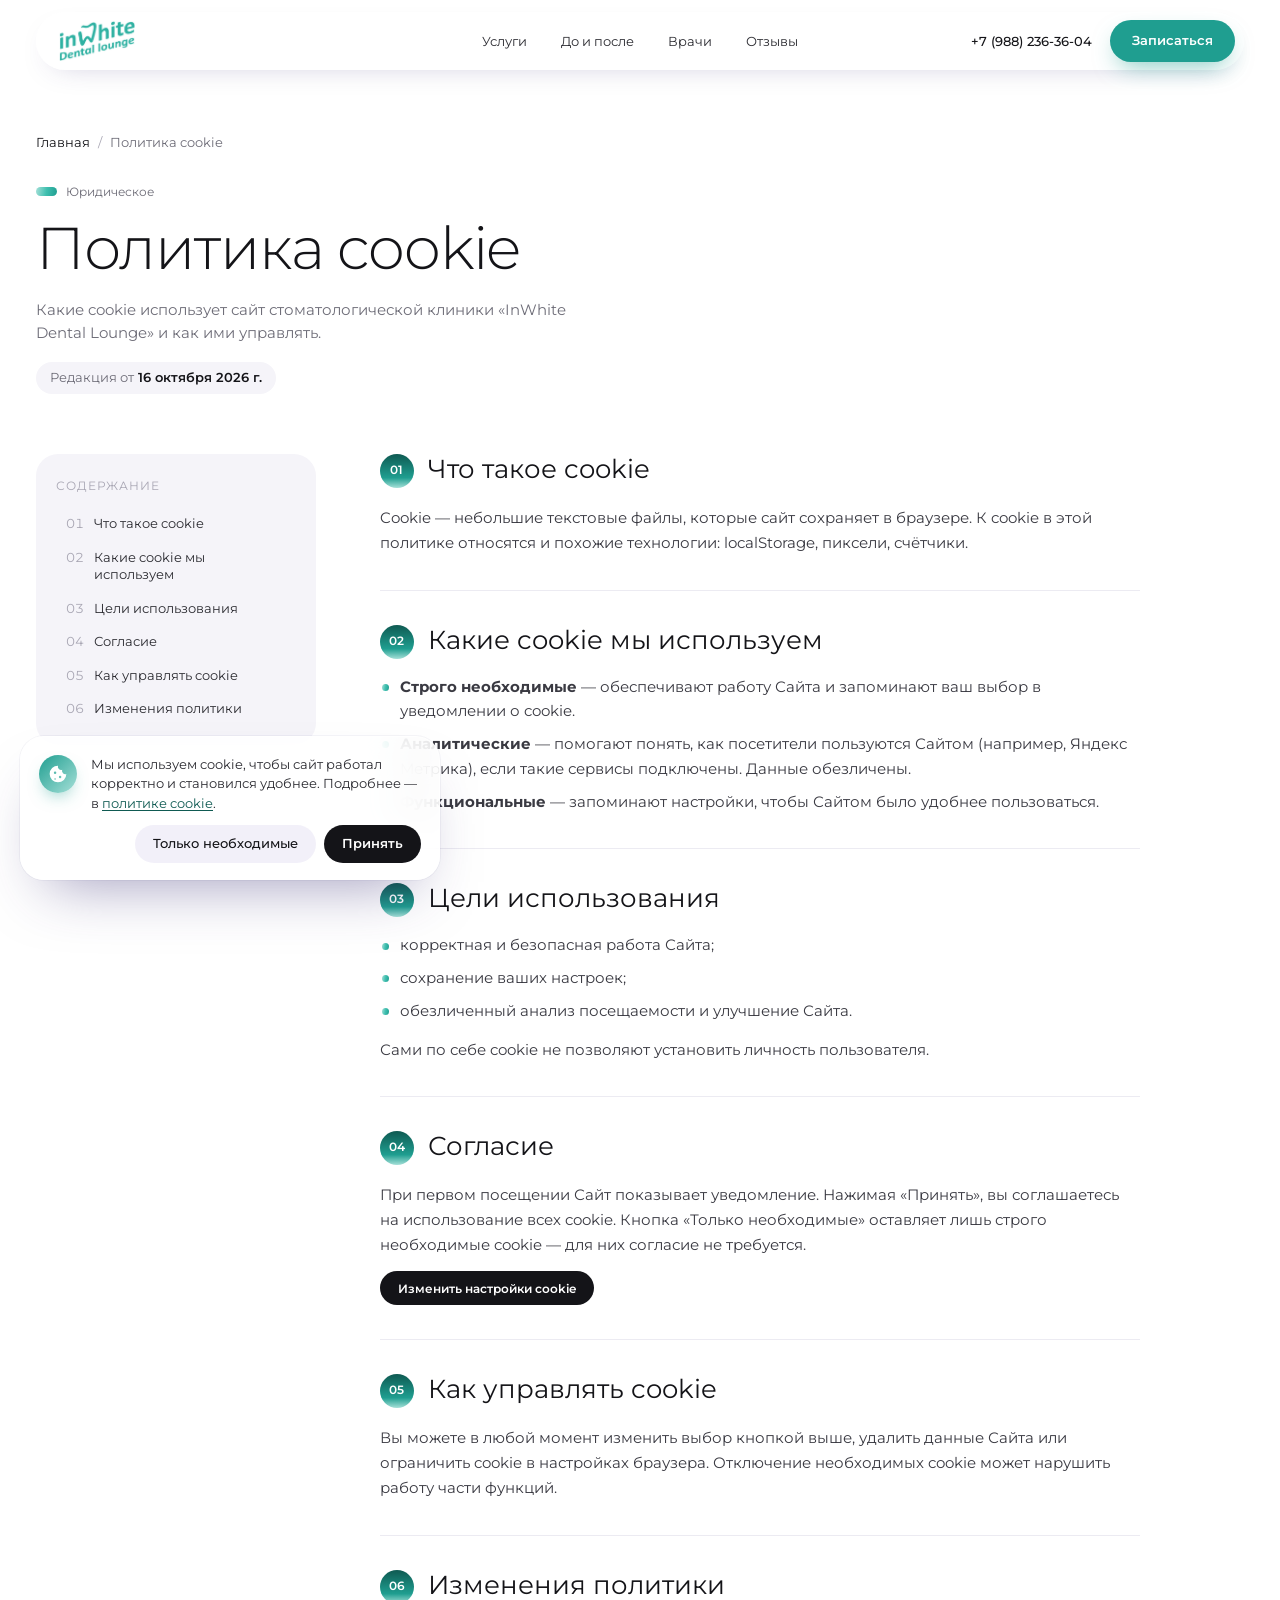
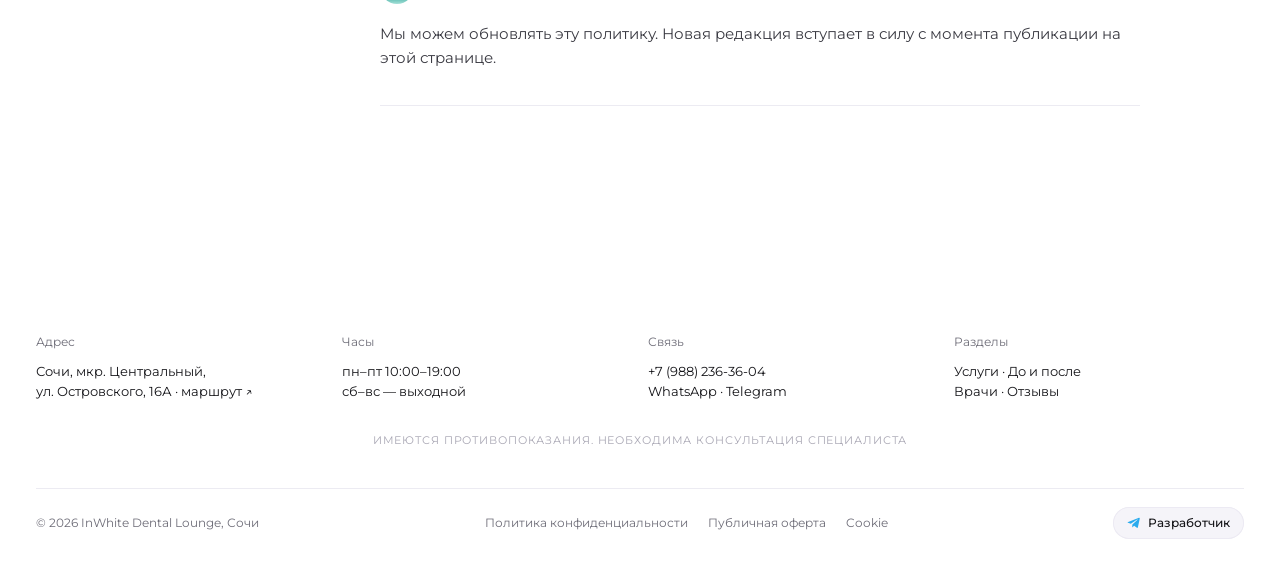
<file: cookies.html>
<!doctype html>
<html lang="ru">
<head>
  <meta charset="utf-8">
  <meta name="viewport" content="width=device-width, initial-scale=1">
  <title>Политика cookie — InWhite</title>
  <meta name="description" content="Какие cookie использует сайт стоматологической клиники «InWhite Dental Lounge» и как ими управлять.">
  <link rel="preconnect" href="https://fonts.googleapis.com">
  <link rel="preconnect" href="https://fonts.gstatic.com" crossorigin>
  <link href="https://fonts.googleapis.com/css2?family=Jost:wght@300;400;500&family=Montserrat:wght@300;400;500;600;700&display=swap" rel="stylesheet">
  <link rel="stylesheet" href="styles.css">
</head>
<body class="legal-page theme-brand">

<!-- Шаблон документа: проверьте у юриста и заполните выделенные поля -->
<header class="header" id="header">
  <div class="container header__inner">
    <a href="index.html" class="logo" aria-label="InWhite Dental Lounge — на главную">
      <img class="logo__img" src="img/logo_teal.png" alt="InWhite Dental Lounge" width="626" height="330">
    </a>
    <nav class="nav" id="nav">
      <a href="index.html#services">Услуги</a>
      <a href="index.html#cases">До и после</a>
      <a href="index.html#doctors">Врачи</a>
      <a href="index.html#reviews">Отзывы</a>
    </nav>
    <div class="header__right">
      <a href="tel:+79882363604" class="header__phone">+7 (988) 236-36-04</a>
      <a href="index.html#booking" class="btn btn--blue btn--sm">Записаться</a>
      <button class="burger" id="burger" aria-label="Меню"><span></span><span></span></button>
    </div>
  </div>
</header>

<main class="container legal">
  <nav class="legal__crumbs" aria-label="Навигация"><a href="index.html">Главная</a><span>/</span>Политика cookie</nav>
  <span class="label">Юридическое</span>
  <h1 class="legal__title">Политика cookie</h1>
  <p class="legal__lead">Какие cookie использует сайт стоматологической клиники «InWhite Dental Lounge» и как ими управлять.</p>
  <p class="legal__date">Редакция от <b>16 октября 2026 г.</b></p>

  <div class="legal__grid">
    <aside class="legal__toc">
      <span>Содержание</span>
      <ol><li><a href="#s1">Что такое cookie</a></li><li><a href="#s2">Какие cookie мы используем</a></li><li><a href="#s3">Цели использования</a></li><li><a href="#s4">Согласие</a></li><li><a href="#s5">Как управлять cookie</a></li><li><a href="#s6">Изменения политики</a></li></ol>
    </aside>
    <article class="legal__body">
      <section class="legal__sec" id="s1">
        <h2><span>01</span>Что такое cookie</h2>
        <p>Cookie — небольшие текстовые файлы, которые сайт сохраняет в браузере. К cookie в этой политике относятся и похожие технологии: localStorage, пиксели, счётчики.</p>
      </section>
      <section class="legal__sec" id="s2">
        <h2><span>02</span>Какие cookie мы используем</h2>
        <ul><li><b>Строго необходимые</b> — обеспечивают работу Сайта и запоминают ваш выбор в уведомлении о cookie.</li><li><b>Аналитические</b> — помогают понять, как посетители пользуются Сайтом (например, Яндекс Метрика), если такие сервисы подключены. Данные обезличены.</li><li><b>Функциональные</b> — запоминают настройки, чтобы Сайтом было удобнее пользоваться.</li></ul>
      </section>
      <section class="legal__sec" id="s3">
        <h2><span>03</span>Цели использования</h2>
        <ul><li>корректная и безопасная работа Сайта;</li><li>сохранение ваших настроек;</li><li>обезличенный анализ посещаемости и улучшение Сайта.</li></ul><p>Сами по себе cookie не позволяют установить личность пользователя.</p>
      </section>
      <section class="legal__sec" id="s4">
        <h2><span>04</span>Согласие</h2>
        <p>При первом посещении Сайт показывает уведомление. Нажимая «Принять», вы соглашаетесь на использование всех cookie. Кнопка «Только необходимые» оставляет лишь строго необходимые cookie — для них согласие не требуется.</p><p><button type="button" class="btn btn--dark btn--sm" data-cookie-reset>Изменить настройки cookie</button></p>
      </section>
      <section class="legal__sec" id="s5">
        <h2><span>05</span>Как управлять cookie</h2>
        <p>Вы можете в любой момент изменить выбор кнопкой выше, удалить данные Сайта или ограничить cookie в настройках браузера. Отключение необходимых cookie может нарушить работу части функций.</p>
      </section>
      <section class="legal__sec" id="s6">
        <h2><span>06</span>Изменения политики</h2>
        <p>Мы можем обновлять эту политику. Новая редакция вступает в силу с момента публикации на этой странице.</p>
      </section>

    </article>
  </div>
</main>

<footer class="footer container">
  <div class="footer__brand reveal"><img src="img/logo_teal.png" alt="InWhite Dental Lounge" width="626" height="330"></div>
  <div class="footer__cols">
    <div><span>Адрес</span><p>Сочи, мкр. Центральный,<br>ул. Островского, 16А · <a href="https://yandex.ru/maps/org/inwhite/161741167705/" target="_blank" rel="noopener">маршрут ↗</a></p></div>
    <div><span>Часы</span><p>пн–пт 10:00–19:00<br>сб–вс — выходной</p></div>
    <div><span>Связь</span><p><a href="tel:+79882363604">+7 (988) 236-36-04</a><br><a href="https://wa.me/79882363604" target="_blank" rel="noopener">WhatsApp</a> · <a href="https://t.me/+79882363604" target="_blank" rel="noopener">Telegram</a></p></div>
    <div><span>Разделы</span><p><a href="index.html#services">Услуги</a> · <a href="index.html#cases">До и после</a><br><a href="index.html#doctors">Врачи</a> · <a href="index.html#reviews">Отзывы</a></p></div>
  </div>
  <p class="footer__warn">Имеются противопоказания. Необходима консультация специалиста</p>
  <div class="footer__bottom">
    <span>© 2026 InWhite Dental Lounge, Сочи</span>
    <nav class="footer__legal" aria-label="Документы">
      <a href="privacy.html">Политика конфиденциальности</a>
      <a href="offer.html">Публичная оферта</a>
      <a href="cookies.html">Cookie</a>
    </nav>
    <a class="dev-link" href="https://t.me/vladimir_nvrs" target="_blank" rel="noopener">
      <svg width="14" height="14" viewBox="0 0 24 24" aria-hidden="true"><path fill="currentColor" d="M21.9 4.3 18.7 19.4c-.2 1-.9 1.3-1.7.8l-4.8-3.6-2.3 2.2c-.3.3-.5.5-1 .5l.3-4.9 8.9-8c.4-.3-.1-.5-.6-.2l-11 6.9-4.7-1.5c-1-.3-1-1 .2-1.5L20.5 3c.9-.3 1.6.2 1.4 1.3z"/></svg>
      Разработчик
    </a>
  </div>
</footer>

<script src="common.js"></script>
</body>
</html>
</file>
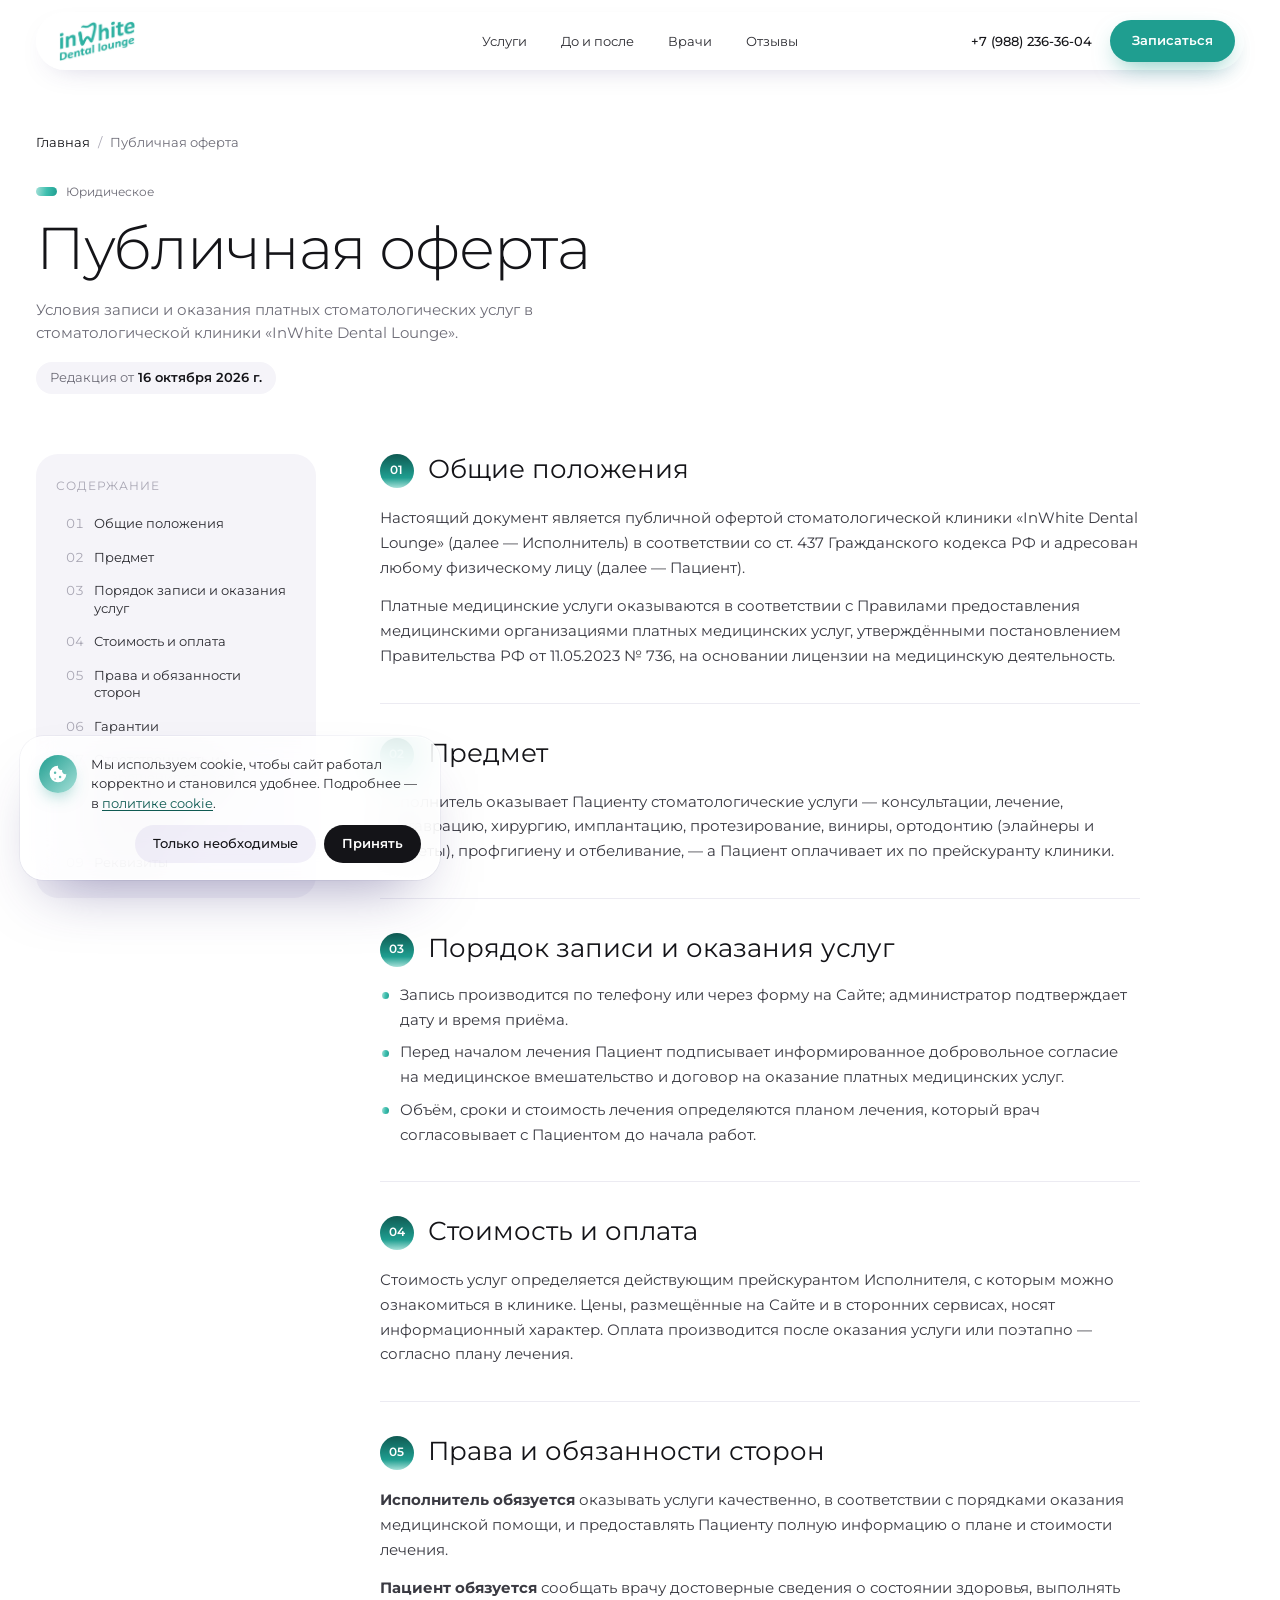
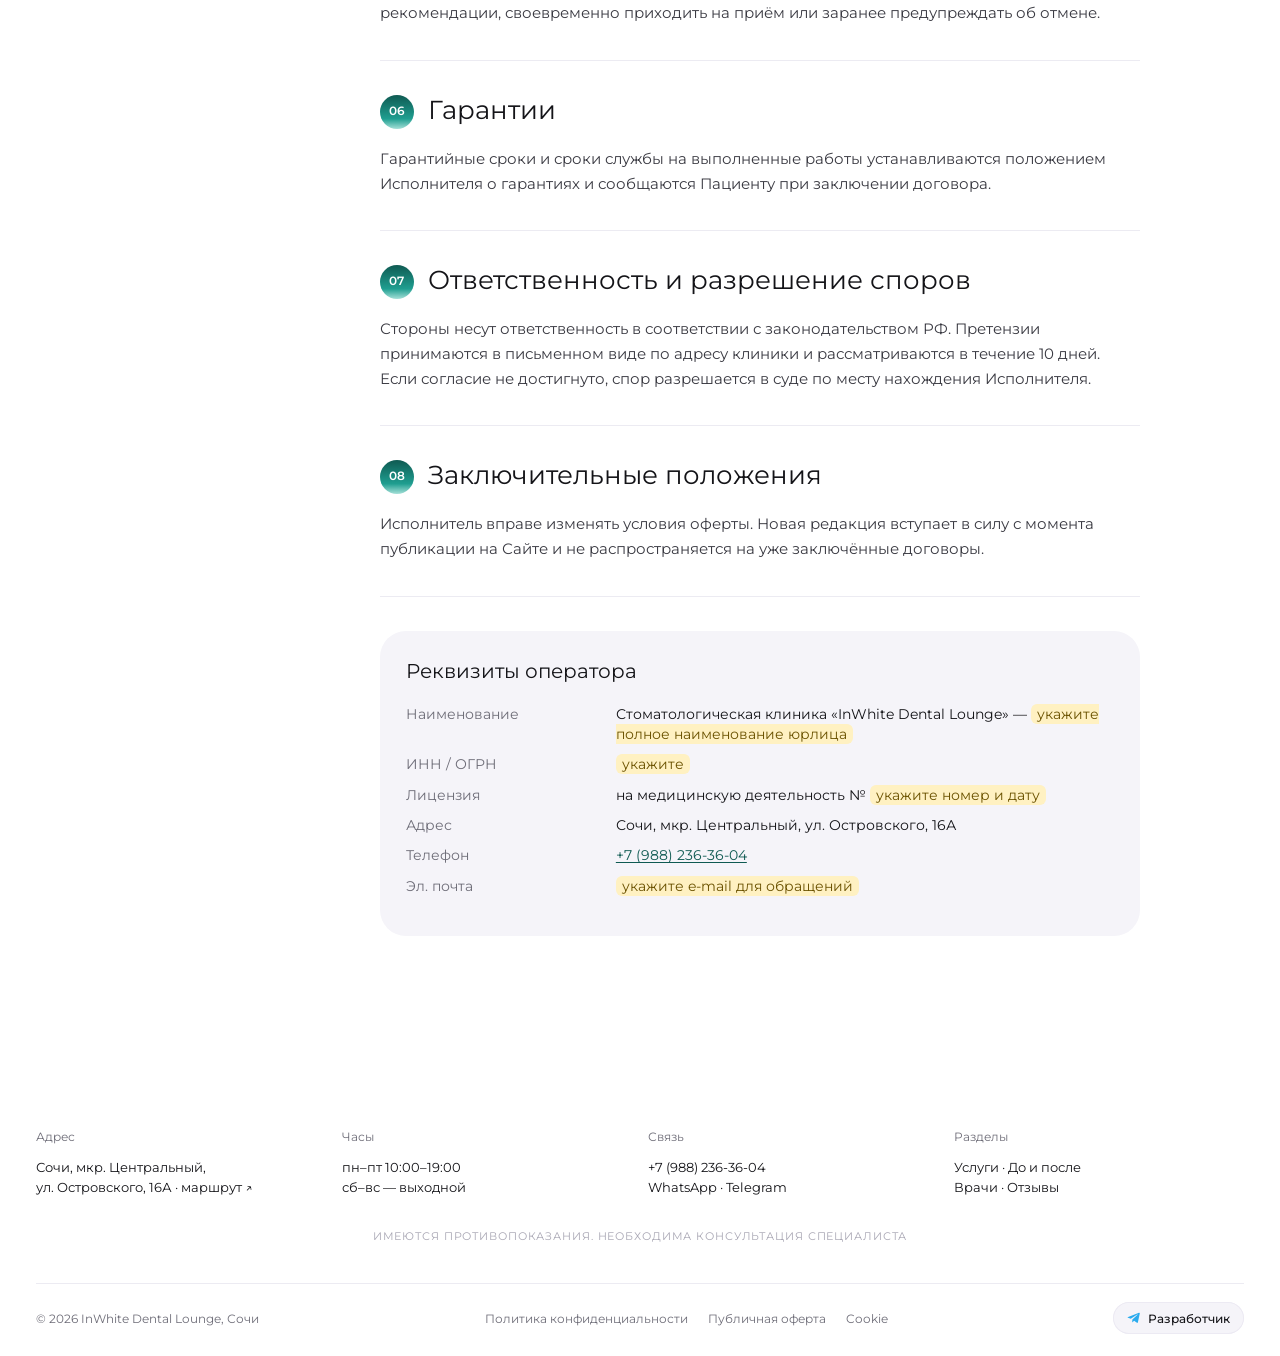
<file: offer.html>
<!doctype html>
<html lang="ru">
<head>
  <meta charset="utf-8">
  <meta name="viewport" content="width=device-width, initial-scale=1">
  <title>Публичная оферта — InWhite</title>
  <meta name="description" content="Условия записи и оказания платных стоматологических услуг в стоматологической клиники «InWhite Dental Lounge».">
  <link rel="preconnect" href="https://fonts.googleapis.com">
  <link rel="preconnect" href="https://fonts.gstatic.com" crossorigin>
  <link href="https://fonts.googleapis.com/css2?family=Jost:wght@300;400;500&family=Montserrat:wght@300;400;500;600;700&display=swap" rel="stylesheet">
  <link rel="stylesheet" href="styles.css">
</head>
<body class="legal-page theme-brand">

<!-- Шаблон документа: проверьте у юриста и заполните выделенные поля -->
<header class="header" id="header">
  <div class="container header__inner">
    <a href="index.html" class="logo" aria-label="InWhite Dental Lounge — на главную">
      <img class="logo__img" src="img/logo_teal.png" alt="InWhite Dental Lounge" width="626" height="330">
    </a>
    <nav class="nav" id="nav">
      <a href="index.html#services">Услуги</a>
      <a href="index.html#cases">До и после</a>
      <a href="index.html#doctors">Врачи</a>
      <a href="index.html#reviews">Отзывы</a>
    </nav>
    <div class="header__right">
      <a href="tel:+79882363604" class="header__phone">+7 (988) 236-36-04</a>
      <a href="index.html#booking" class="btn btn--blue btn--sm">Записаться</a>
      <button class="burger" id="burger" aria-label="Меню"><span></span><span></span></button>
    </div>
  </div>
</header>

<main class="container legal">
  <nav class="legal__crumbs" aria-label="Навигация"><a href="index.html">Главная</a><span>/</span>Публичная оферта</nav>
  <span class="label">Юридическое</span>
  <h1 class="legal__title">Публичная оферта</h1>
  <p class="legal__lead">Условия записи и оказания платных стоматологических услуг в стоматологической клиники «InWhite Dental Lounge».</p>
  <p class="legal__date">Редакция от <b>16 октября 2026 г.</b></p>

  <div class="legal__grid">
    <aside class="legal__toc">
      <span>Содержание</span>
      <ol><li><a href="#s1">Общие положения</a></li><li><a href="#s2">Предмет</a></li><li><a href="#s3">Порядок записи и оказания услуг</a></li><li><a href="#s4">Стоимость и оплата</a></li><li><a href="#s5">Права и обязанности сторон</a></li><li><a href="#s6">Гарантии</a></li><li><a href="#s7">Ответственность и разрешение споров</a></li><li><a href="#s8">Заключительные положения</a></li><li><a href="#req">Реквизиты</a></li></ol>
    </aside>
    <article class="legal__body">
      <section class="legal__sec" id="s1">
        <h2><span>01</span>Общие положения</h2>
        <p>Настоящий документ является публичной офертой стоматологической клиники «InWhite Dental Lounge» (далее — Исполнитель) в соответствии со ст. 437 Гражданского кодекса РФ и адресован любому физическому лицу (далее — Пациент).</p><p>Платные медицинские услуги оказываются в соответствии с Правилами предоставления медицинскими организациями платных медицинских услуг, утверждёнными постановлением Правительства РФ от 11.05.2023 № 736, на основании лицензии на медицинскую деятельность.</p>
      </section>
      <section class="legal__sec" id="s2">
        <h2><span>02</span>Предмет</h2>
        <p>Исполнитель оказывает Пациенту стоматологические услуги — консультации, лечение, реставрацию, хирургию, имплантацию, протезирование, виниры, ортодонтию (элайнеры и брекеты), профгигиену и отбеливание, — а Пациент оплачивает их по прейскуранту клиники.</p>
      </section>
      <section class="legal__sec" id="s3">
        <h2><span>03</span>Порядок записи и оказания услуг</h2>
        <ul><li>Запись производится по телефону или через форму на Сайте; администратор подтверждает дату и время приёма.</li><li>Перед началом лечения Пациент подписывает информированное добровольное согласие на медицинское вмешательство и договор на оказание платных медицинских услуг.</li><li>Объём, сроки и стоимость лечения определяются планом лечения, который врач согласовывает с Пациентом до начала работ.</li></ul>
      </section>
      <section class="legal__sec" id="s4">
        <h2><span>04</span>Стоимость и оплата</h2>
        <p>Стоимость услуг определяется действующим прейскурантом Исполнителя, с которым можно ознакомиться в клинике. Цены, размещённые на Сайте и в сторонних сервисах, носят информационный характер. Оплата производится после оказания услуги или поэтапно — согласно плану лечения.</p>
      </section>
      <section class="legal__sec" id="s5">
        <h2><span>05</span>Права и обязанности сторон</h2>
        <p><b>Исполнитель обязуется</b> оказывать услуги качественно, в соответствии с порядками оказания медицинской помощи, и предоставлять Пациенту полную информацию о плане и стоимости лечения.</p><p><b>Пациент обязуется</b> сообщать врачу достоверные сведения о состоянии здоровья, выполнять рекомендации, своевременно приходить на приём или заранее предупреждать об отмене.</p>
      </section>
      <section class="legal__sec" id="s6">
        <h2><span>06</span>Гарантии</h2>
        <p>Гарантийные сроки и сроки службы на выполненные работы устанавливаются положением Исполнителя о гарантиях и сообщаются Пациенту при заключении договора.</p>
      </section>
      <section class="legal__sec" id="s7">
        <h2><span>07</span>Ответственность и разрешение споров</h2>
        <p>Стороны несут ответственность в соответствии с законодательством РФ. Претензии принимаются в письменном виде по адресу клиники и рассматриваются в течение 10 дней. Если согласие не достигнуто, спор разрешается в суде по месту нахождения Исполнителя.</p>
      </section>
      <section class="legal__sec" id="s8">
        <h2><span>08</span>Заключительные положения</h2>
        <p>Исполнитель вправе изменять условия оферты. Новая редакция вступает в силу с момента публикации на Сайте и не распространяется на уже заключённые договоры.</p>
      </section>
      <div class="legal__req" id="req">
        <h2>Реквизиты оператора</h2>
        <dl>
          <dt>Наименование</dt><dd>Стоматологическая клиника «InWhite Dental Lounge» — <mark>укажите полное наименование юрлица</mark></dd>
          <dt>ИНН / ОГРН</dt><dd><mark>укажите</mark></dd>
          <dt>Лицензия</dt><dd>на медицинскую деятельность № <mark>укажите номер и дату</mark></dd>
          <dt>Адрес</dt><dd>Сочи, мкр. Центральный, ул. Островского, 16А</dd>
          <dt>Телефон</dt><dd><a href="tel:+79882363604">+7 (988) 236-36-04</a></dd>
          <dt>Эл. почта</dt><dd><mark>укажите e-mail для обращений</mark></dd>
        </dl>
      </div>
    </article>
  </div>
</main>

<footer class="footer container">
  <div class="footer__brand reveal"><img src="img/logo_teal.png" alt="InWhite Dental Lounge" width="626" height="330"></div>
  <div class="footer__cols">
    <div><span>Адрес</span><p>Сочи, мкр. Центральный,<br>ул. Островского, 16А · <a href="https://yandex.ru/maps/org/inwhite/161741167705/" target="_blank" rel="noopener">маршрут ↗</a></p></div>
    <div><span>Часы</span><p>пн–пт 10:00–19:00<br>сб–вс — выходной</p></div>
    <div><span>Связь</span><p><a href="tel:+79882363604">+7 (988) 236-36-04</a><br><a href="https://wa.me/79882363604" target="_blank" rel="noopener">WhatsApp</a> · <a href="https://t.me/+79882363604" target="_blank" rel="noopener">Telegram</a></p></div>
    <div><span>Разделы</span><p><a href="index.html#services">Услуги</a> · <a href="index.html#cases">До и после</a><br><a href="index.html#doctors">Врачи</a> · <a href="index.html#reviews">Отзывы</a></p></div>
  </div>
  <p class="footer__warn">Имеются противопоказания. Необходима консультация специалиста</p>
  <div class="footer__bottom">
    <span>© 2026 InWhite Dental Lounge, Сочи</span>
    <nav class="footer__legal" aria-label="Документы">
      <a href="privacy.html">Политика конфиденциальности</a>
      <a href="offer.html">Публичная оферта</a>
      <a href="cookies.html">Cookie</a>
    </nav>
    <a class="dev-link" href="https://t.me/vladimir_nvrs" target="_blank" rel="noopener">
      <svg width="14" height="14" viewBox="0 0 24 24" aria-hidden="true"><path fill="currentColor" d="M21.9 4.3 18.7 19.4c-.2 1-.9 1.3-1.7.8l-4.8-3.6-2.3 2.2c-.3.3-.5.5-1 .5l.3-4.9 8.9-8c.4-.3-.1-.5-.6-.2l-11 6.9-4.7-1.5c-1-.3-1-1 .2-1.5L20.5 3c.9-.3 1.6.2 1.4 1.3z"/></svg>
      Разработчик
    </a>
  </div>
</footer>

<script src="common.js"></script>
</body>
</html>
</file>
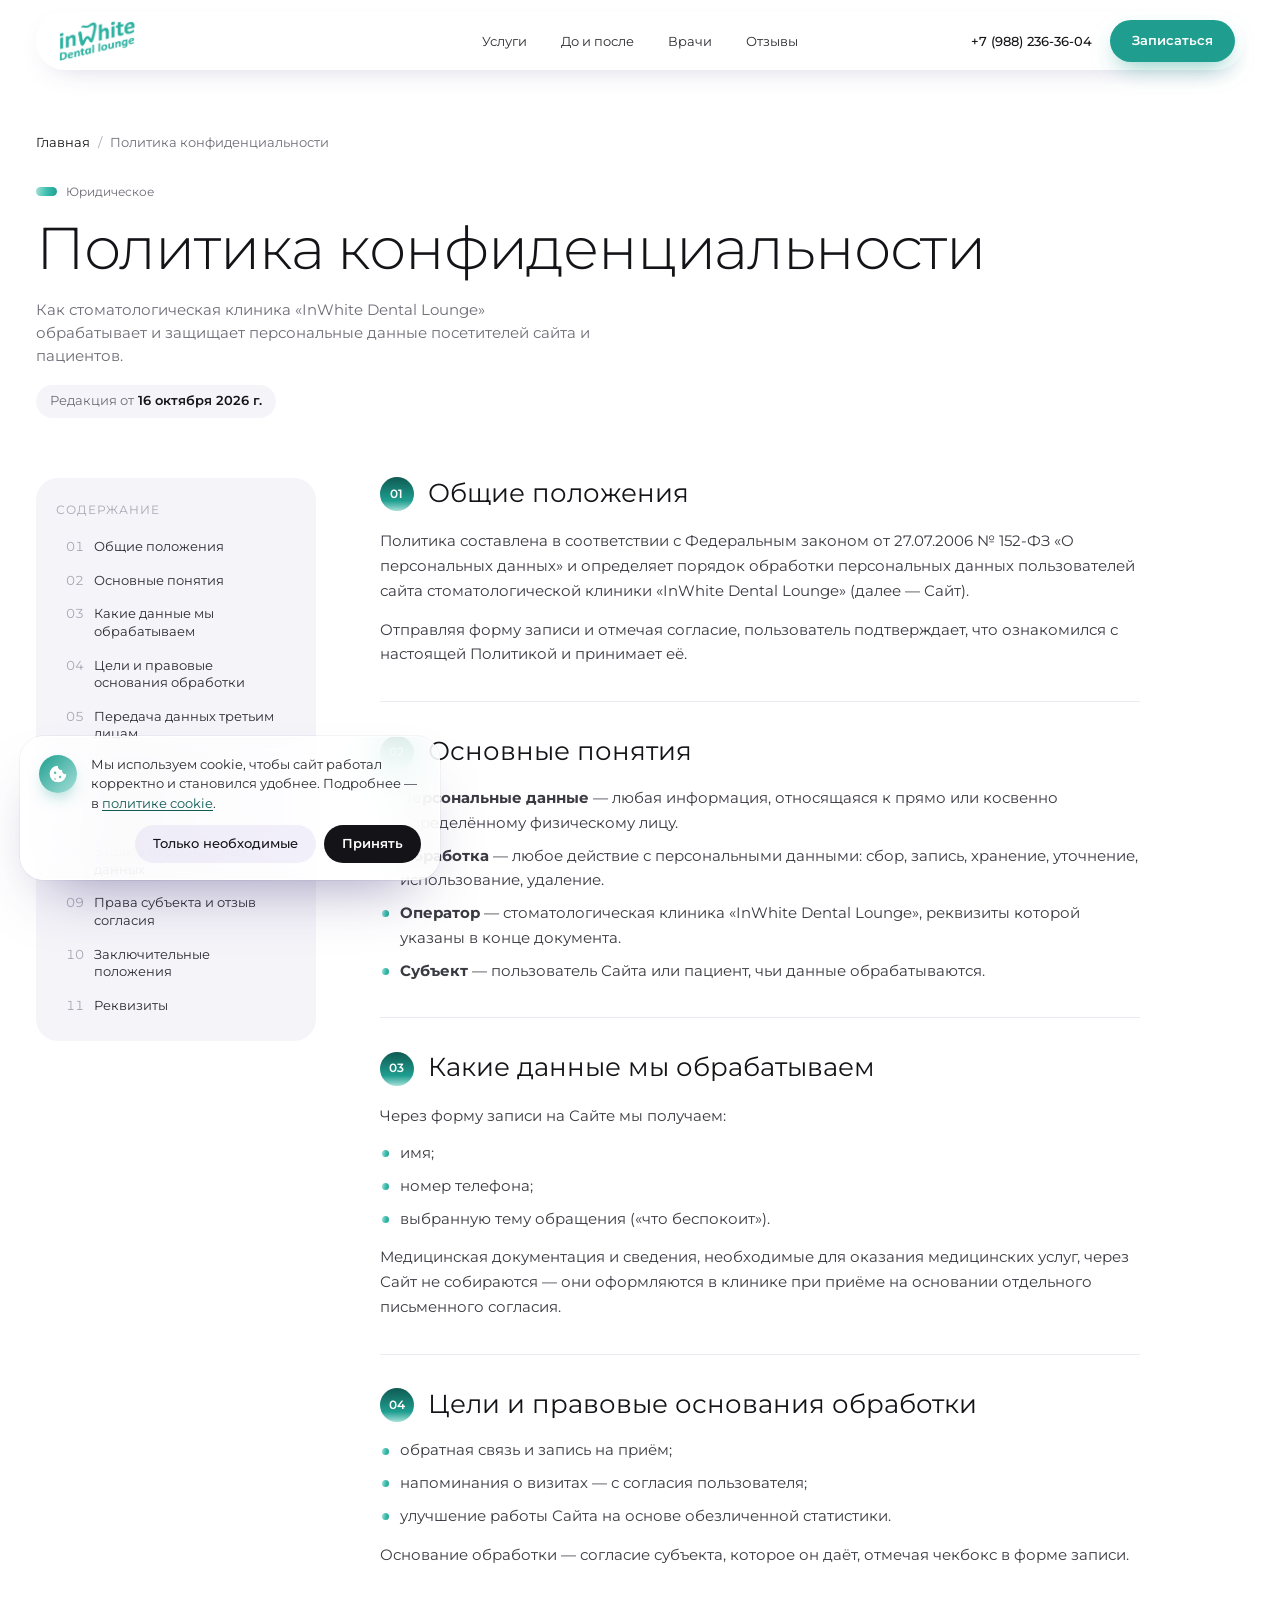
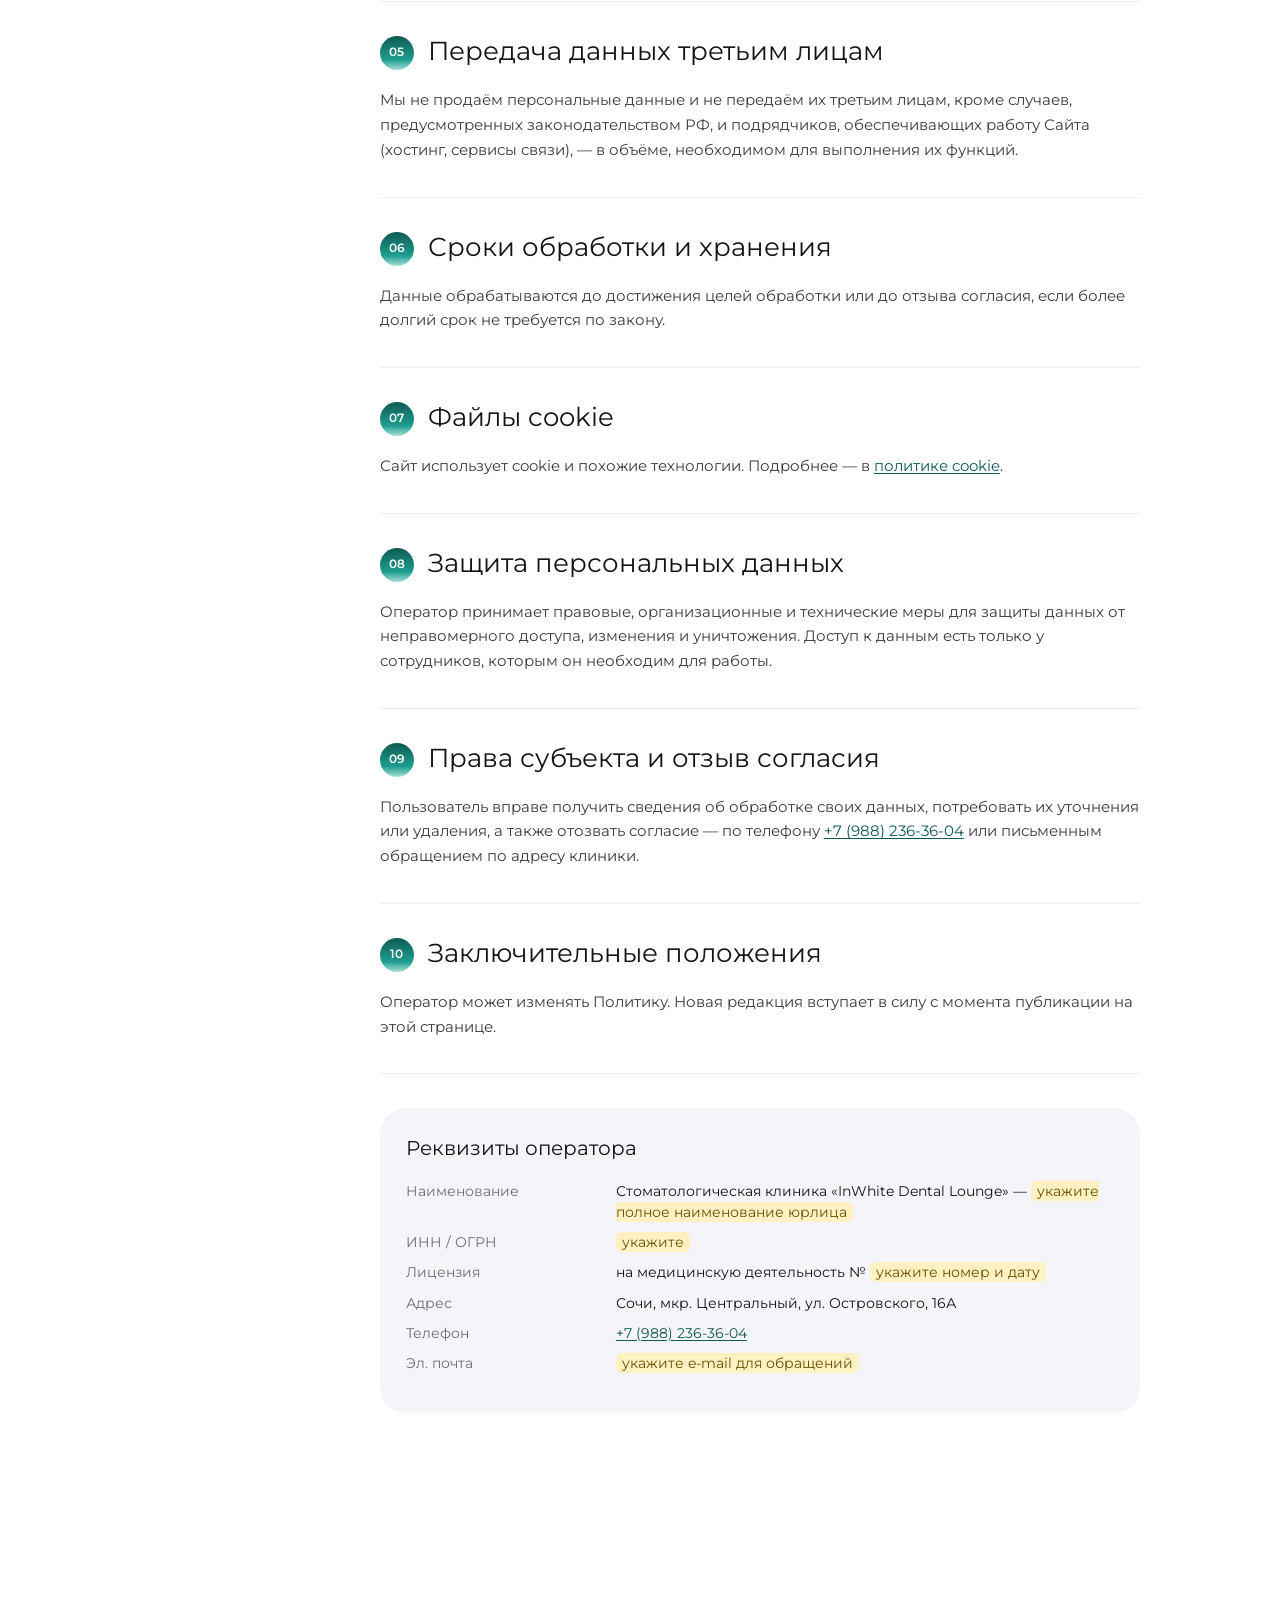
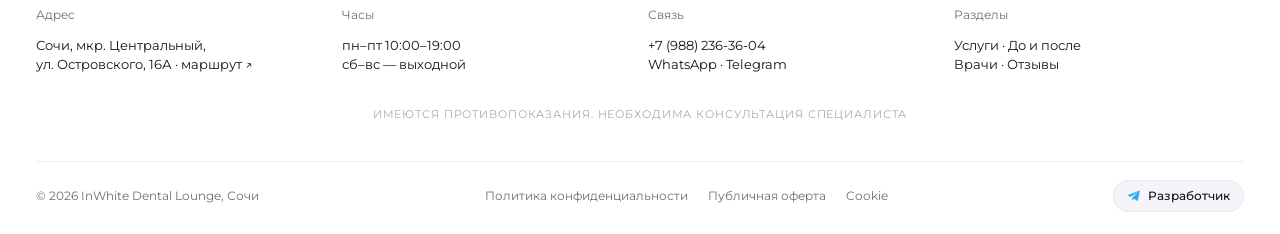
<file: privacy.html>
<!doctype html>
<html lang="ru">
<head>
  <meta charset="utf-8">
  <meta name="viewport" content="width=device-width, initial-scale=1">
  <title>Политика конфиденциальности — InWhite</title>
  <meta name="description" content="Как стоматологическая клиника «InWhite Dental Lounge» обрабатывает и защищает персональные данные посетителей сайта и пациентов.">
  <link rel="preconnect" href="https://fonts.googleapis.com">
  <link rel="preconnect" href="https://fonts.gstatic.com" crossorigin>
  <link href="https://fonts.googleapis.com/css2?family=Jost:wght@300;400;500&family=Montserrat:wght@300;400;500;600;700&display=swap" rel="stylesheet">
  <link rel="stylesheet" href="styles.css">
</head>
<body class="legal-page theme-brand">

<!-- Шаблон документа: проверьте у юриста и заполните выделенные поля -->
<header class="header" id="header">
  <div class="container header__inner">
    <a href="index.html" class="logo" aria-label="InWhite Dental Lounge — на главную">
      <img class="logo__img" src="img/logo_teal.png" alt="InWhite Dental Lounge" width="626" height="330">
    </a>
    <nav class="nav" id="nav">
      <a href="index.html#services">Услуги</a>
      <a href="index.html#cases">До и после</a>
      <a href="index.html#doctors">Врачи</a>
      <a href="index.html#reviews">Отзывы</a>
    </nav>
    <div class="header__right">
      <a href="tel:+79882363604" class="header__phone">+7 (988) 236-36-04</a>
      <a href="index.html#booking" class="btn btn--blue btn--sm">Записаться</a>
      <button class="burger" id="burger" aria-label="Меню"><span></span><span></span></button>
    </div>
  </div>
</header>

<main class="container legal">
  <nav class="legal__crumbs" aria-label="Навигация"><a href="index.html">Главная</a><span>/</span>Политика конфиденциальности</nav>
  <span class="label">Юридическое</span>
  <h1 class="legal__title">Политика конфиденциальности</h1>
  <p class="legal__lead">Как стоматологическая клиника «InWhite Dental Lounge» обрабатывает и защищает персональные данные посетителей сайта и пациентов.</p>
  <p class="legal__date">Редакция от <b>16 октября 2026 г.</b></p>

  <div class="legal__grid">
    <aside class="legal__toc">
      <span>Содержание</span>
      <ol><li><a href="#s1">Общие положения</a></li><li><a href="#s2">Основные понятия</a></li><li><a href="#s3">Какие данные мы обрабатываем</a></li><li><a href="#s4">Цели и правовые основания обработки</a></li><li><a href="#s5">Передача данных третьим лицам</a></li><li><a href="#s6">Сроки обработки и хранения</a></li><li><a href="#s7">Файлы cookie</a></li><li><a href="#s8">Защита персональных данных</a></li><li><a href="#s9">Права субъекта и отзыв согласия</a></li><li><a href="#s10">Заключительные положения</a></li><li><a href="#req">Реквизиты</a></li></ol>
    </aside>
    <article class="legal__body">
      <section class="legal__sec" id="s1">
        <h2><span>01</span>Общие положения</h2>
        <p>Политика составлена в соответствии с Федеральным законом от 27.07.2006 № 152-ФЗ «О персональных данных» и определяет порядок обработки персональных данных пользователей сайта стоматологической клиники «InWhite Dental Lounge» (далее — Сайт).</p><p>Отправляя форму записи и отмечая согласие, пользователь подтверждает, что ознакомился с настоящей Политикой и принимает её.</p>
      </section>
      <section class="legal__sec" id="s2">
        <h2><span>02</span>Основные понятия</h2>
        <ul><li><b>Персональные данные</b> — любая информация, относящаяся к прямо или косвенно определённому физическому лицу.</li><li><b>Обработка</b> — любое действие с персональными данными: сбор, запись, хранение, уточнение, использование, удаление.</li><li><b>Оператор</b> — стоматологическая клиника «InWhite Dental Lounge», реквизиты которой указаны в конце документа.</li><li><b>Субъект</b> — пользователь Сайта или пациент, чьи данные обрабатываются.</li></ul>
      </section>
      <section class="legal__sec" id="s3">
        <h2><span>03</span>Какие данные мы обрабатываем</h2>
        <p>Через форму записи на Сайте мы получаем:</p><ul><li>имя;</li><li>номер телефона;</li><li>выбранную тему обращения («что беспокоит»).</li></ul><p>Медицинская документация и сведения, необходимые для оказания медицинских услуг, через Сайт не собираются — они оформляются в клинике при приёме на основании отдельного письменного согласия.</p>
      </section>
      <section class="legal__sec" id="s4">
        <h2><span>04</span>Цели и правовые основания обработки</h2>
        <ul><li>обратная связь и запись на приём;</li><li>напоминания о визитах — с согласия пользователя;</li><li>улучшение работы Сайта на основе обезличенной статистики.</li></ul><p>Основание обработки — согласие субъекта, которое он даёт, отмечая чекбокс в форме записи.</p>
      </section>
      <section class="legal__sec" id="s5">
        <h2><span>05</span>Передача данных третьим лицам</h2>
        <p>Мы не продаём персональные данные и не передаём их третьим лицам, кроме случаев, предусмотренных законодательством РФ, и подрядчиков, обеспечивающих работу Сайта (хостинг, сервисы связи), — в объёме, необходимом для выполнения их функций.</p>
      </section>
      <section class="legal__sec" id="s6">
        <h2><span>06</span>Сроки обработки и хранения</h2>
        <p>Данные обрабатываются до достижения целей обработки или до отзыва согласия, если более долгий срок не требуется по закону.</p>
      </section>
      <section class="legal__sec" id="s7">
        <h2><span>07</span>Файлы cookie</h2>
        <p>Сайт использует cookie и похожие технологии. Подробнее — в <a href="cookies.html">политике cookie</a>.</p>
      </section>
      <section class="legal__sec" id="s8">
        <h2><span>08</span>Защита персональных данных</h2>
        <p>Оператор принимает правовые, организационные и технические меры для защиты данных от неправомерного доступа, изменения и уничтожения. Доступ к данным есть только у сотрудников, которым он необходим для работы.</p>
      </section>
      <section class="legal__sec" id="s9">
        <h2><span>09</span>Права субъекта и отзыв согласия</h2>
        <p>Пользователь вправе получить сведения об обработке своих данных, потребовать их уточнения или удаления, а также отозвать согласие — по телефону <a href="tel:+79882363604">+7 (988) 236-36-04</a> или письменным обращением по адресу клиники.</p>
      </section>
      <section class="legal__sec" id="s10">
        <h2><span>10</span>Заключительные положения</h2>
        <p>Оператор может изменять Политику. Новая редакция вступает в силу с момента публикации на этой странице.</p>
      </section>
      <div class="legal__req" id="req">
        <h2>Реквизиты оператора</h2>
        <dl>
          <dt>Наименование</dt><dd>Стоматологическая клиника «InWhite Dental Lounge» — <mark>укажите полное наименование юрлица</mark></dd>
          <dt>ИНН / ОГРН</dt><dd><mark>укажите</mark></dd>
          <dt>Лицензия</dt><dd>на медицинскую деятельность № <mark>укажите номер и дату</mark></dd>
          <dt>Адрес</dt><dd>Сочи, мкр. Центральный, ул. Островского, 16А</dd>
          <dt>Телефон</dt><dd><a href="tel:+79882363604">+7 (988) 236-36-04</a></dd>
          <dt>Эл. почта</dt><dd><mark>укажите e-mail для обращений</mark></dd>
        </dl>
      </div>
    </article>
  </div>
</main>

<footer class="footer container">
  <div class="footer__brand reveal"><img src="img/logo_teal.png" alt="InWhite Dental Lounge" width="626" height="330"></div>
  <div class="footer__cols">
    <div><span>Адрес</span><p>Сочи, мкр. Центральный,<br>ул. Островского, 16А · <a href="https://yandex.ru/maps/org/inwhite/161741167705/" target="_blank" rel="noopener">маршрут ↗</a></p></div>
    <div><span>Часы</span><p>пн–пт 10:00–19:00<br>сб–вс — выходной</p></div>
    <div><span>Связь</span><p><a href="tel:+79882363604">+7 (988) 236-36-04</a><br><a href="https://wa.me/79882363604" target="_blank" rel="noopener">WhatsApp</a> · <a href="https://t.me/+79882363604" target="_blank" rel="noopener">Telegram</a></p></div>
    <div><span>Разделы</span><p><a href="index.html#services">Услуги</a> · <a href="index.html#cases">До и после</a><br><a href="index.html#doctors">Врачи</a> · <a href="index.html#reviews">Отзывы</a></p></div>
  </div>
  <p class="footer__warn">Имеются противопоказания. Необходима консультация специалиста</p>
  <div class="footer__bottom">
    <span>© 2026 InWhite Dental Lounge, Сочи</span>
    <nav class="footer__legal" aria-label="Документы">
      <a href="privacy.html">Политика конфиденциальности</a>
      <a href="offer.html">Публичная оферта</a>
      <a href="cookies.html">Cookie</a>
    </nav>
    <a class="dev-link" href="https://t.me/vladimir_nvrs" target="_blank" rel="noopener">
      <svg width="14" height="14" viewBox="0 0 24 24" aria-hidden="true"><path fill="currentColor" d="M21.9 4.3 18.7 19.4c-.2 1-.9 1.3-1.7.8l-4.8-3.6-2.3 2.2c-.3.3-.5.5-1 .5l.3-4.9 8.9-8c.4-.3-.1-.5-.6-.2l-11 6.9-4.7-1.5c-1-.3-1-1 .2-1.5L20.5 3c.9-.3 1.6.2 1.4 1.3z"/></svg>
      Разработчик
    </a>
  </div>
</footer>

<script src="common.js"></script>
</body>
</html>
</file>
<file: styles.css>
/* =========================================================
   Опал — клиника эстетической стоматологии
   ========================================================= */

:root {
  --ink: #141418;
  --text: #2a2a30;
  --gray: #6e6d78;
  --muted: #a9a7b4;
  --line: #ecebf2;
  --soft: #f5f4f9;
  --blue: #5b8fef;
  --blue-dark: #4a7fe0;

  --violet-1: #534788;
  --violet-2: #7a6cb4;
  --violet-3: #beb5e2;

  --radius-lg: 26px;
  --radius: 22px;
  --radius-sm: 14px;

  --pad: clamp(16px, 2.8vw, 40px);
  --gap: clamp(8px, 1vw, 14px);
  --header-h: 70px;

  --ease: cubic-bezier(.22, .8, .24, 1);
  --font: "Montserrat", system-ui, -apple-system, "Segoe UI", sans-serif;

  --grad-opal: linear-gradient(100deg, #a9c4f5 0%, #c8b6ee 45%, #f0bcd9 100%);
}

*,
*::before,
*::after { box-sizing: border-box; }

html { scroll-behavior: smooth; scroll-padding-top: calc(var(--header-h) + 16px); }

body {
  margin: 0;
  background: #fff;
  color: var(--ink);
  font-family: var(--font);
  font-size: 15px;
  line-height: 1.45;
  -webkit-font-smoothing: antialiased;
  overflow-x: hidden;
}

img { display: block; max-width: 100%; }
a { color: inherit; text-decoration: none; }
button, input, select { font: inherit; color: inherit; }
h1, h2, h3, p, ol, ul, figure, blockquote { margin: 0; padding: 0; }
ul, ol { list-style: none; }

.container {
  width: 100%;
  max-width: 1440px;
  margin: 0 auto;
  padding-left: var(--pad);
  padding-right: var(--pad);
}

/* ---------- Иконка-стрелка ↗ (поворачивается в → при наведении) ---------- */
.arr {
  display: inline-block;
  width: 10px;
  height: 10px;
  flex: none;
  background: currentColor;
  -webkit-mask: url("data:image/svg+xml,%3Csvg xmlns='http://www.w3.org/2000/svg' viewBox='0 0 10 10'%3E%3Cpath d='M2 8 8 2M3.2 2H8v4.8' fill='none' stroke='%23000' stroke-width='1.5' stroke-linecap='round' stroke-linejoin='round'/%3E%3C/svg%3E") center / contain no-repeat;
          mask: url("data:image/svg+xml,%3Csvg xmlns='http://www.w3.org/2000/svg' viewBox='0 0 10 10'%3E%3Cpath d='M2 8 8 2M3.2 2H8v4.8' fill='none' stroke='%23000' stroke-width='1.5' stroke-linecap='round' stroke-linejoin='round'/%3E%3C/svg%3E") center / contain no-repeat;
  transition: transform .35s var(--ease);
}

/* ---------- Кнопки ---------- */
.btn {
  display: inline-flex;
  align-items: center;
  justify-content: center;
  gap: 12px;
  border: 0;
  border-radius: 999px;
  font-weight: 600;
  cursor: pointer;
  white-space: nowrap;
  transition: background .25s, color .25s, box-shadow .3s, transform .3s var(--ease);
}
.btn:hover .arr { transform: rotate(45deg); }
.btn:active { transform: scale(.97); }

.btn--blue {
  background: var(--blue);
  color: #fff;
  box-shadow: 0 10px 24px -8px rgba(76, 125, 230, .65);
}
.btn--blue:hover { background: var(--blue-dark); box-shadow: 0 14px 30px -8px rgba(76, 125, 230, .75); }

.btn--dark { background: var(--ink); color: #fff; }
.btn--dark:hover { background: #000; }

.btn--white { background: #fff; color: var(--ink); }
.btn--white:hover { background: var(--ink); color: #fff; }

.btn--sm { height: 34px; padding: 0 18px; font-size: 12px; }
.btn--xs { height: 32px; padding: 0 14px; font-size: 11.5px; gap: 8px; }
.btn--lg { height: 44px; padding: 0 22px; font-size: 13px; }
.btn--block { width: 100%; height: 48px; font-size: 14px; }

.btn-outline {
  display: inline-flex;
  align-items: center;
  gap: 10px;
  height: 0.76em;
  min-height: 38px;
  padding: 0 18px 0 16px;
  border: 1.5px solid var(--ink);
  border-radius: 999px;
  font-size: 14px;
  font-weight: 500;
  line-height: 1;
  letter-spacing: 0;
  vertical-align: 0.35em;
  margin-left: 6px;
  transition: background .25s, color .25s;
}
.btn-outline:hover { background: var(--ink); color: #fff; }

.nowrap { white-space: nowrap; }

.link-underline {
  font-size: 13px;
  font-weight: 500;
  padding-bottom: 3px;
  background: linear-gradient(currentColor, currentColor) left bottom / 100% 1.5px no-repeat;
  transition: background-size .35s var(--ease);
}
.link-underline:hover { background-size: 30% 1.5px; }

.circle-btn {
  position: absolute;
  top: 18px;
  right: 18px;
  z-index: 3;
  display: grid;
  place-items: center;
  width: 30px;
  height: 30px;
  border-radius: 50%;
  background: #fff;
  color: var(--ink);
  transition: background .25s, color .25s, transform .35s var(--ease);
}
.circle-btn .arr { width: 9px; height: 9px; }
.circle-btn--lg { top: auto; bottom: 20px; right: 20px; width: 38px; height: 38px; }
.circle-btn--lg .arr { width: 10px; height: 10px; }

.chip {
  position: relative;
  z-index: 2;
  align-self: flex-start;
  display: inline-flex;
  align-items: center;
  height: 26px;
  padding: 0 12px;
  border-radius: 999px;
  background: #fff;
  color: var(--ink);
  font-size: 11.5px;
  font-weight: 500;
}

.tag {
  position: absolute;
  z-index: 3;
  display: inline-flex;
  align-items: center;
  gap: 8px;
  height: 28px;
  padding: 0 13px;
  border-radius: 999px;
  font-size: 12px;
  font-weight: 600;
}
.tag--light { background: rgba(255, 255, 255, .92); color: var(--ink); }
.tag--dark { background: rgba(20, 20, 24, .92); color: #fff; }

.label {
  display: inline-flex;
  align-items: center;
  gap: 9px;
  font-size: 12px;
  color: var(--gray);
}
.label::before {
  content: "";
  width: 21px;
  height: 9px;
  border-radius: 999px;
  background: var(--grad-opal);
}

.h2 {
  margin-top: 18px;
  font-size: clamp(32px, 4.2vw, 60px);
  font-weight: 300;
  line-height: 1.08;
  letter-spacing: -0.02em;
}
.muted { color: var(--muted); }

.lead {
  max-width: 340px;
  font-size: 14px;
  line-height: 1.5;
  color: var(--gray);
}

/* ---------- Появление при скролле ---------- */
.reveal {
  opacity: 0;
  transform: translateY(28px);
  transition: opacity .9s var(--ease), transform .9s var(--ease);
  transition-delay: var(--d, 0s);
}
.reveal.is-in { opacity: 1; transform: none; }

@keyframes float {
  0%, 100% { transform: translateY(0) rotate(0); }
  50% { transform: translateY(-10px) rotate(1.5deg); }
}
.float { animation: float 6s ease-in-out infinite; }
.float--slow { animation-duration: 8s; }

/* =========================================================
   Шапка
   ========================================================= */
.header {
  position: fixed;
  inset: 0 0 auto;
  z-index: 50;
  height: var(--header-h);
  padding-top: 12px;
  pointer-events: none;
}
/* Шапка-«таблетка» */
.header__inner {
  position: relative;
  display: flex;
  align-items: center;
  justify-content: space-between;
  gap: 16px;
  width: calc(100% - 2 * var(--pad));
  max-width: 1360px;
  height: 58px;
  margin: 0 auto;
  padding: 0 8px 0 22px;
  border-radius: 999px;
  border: 1px solid rgba(255, 255, 255, .7);
  background: rgba(255, 255, 255, .62);
  -webkit-backdrop-filter: blur(20px) saturate(1.5);
          backdrop-filter: blur(20px) saturate(1.5);
  box-shadow: 0 1px 0 rgba(255, 255, 255, .9) inset, 0 10px 30px -18px rgba(60, 50, 120, .35);
  pointer-events: auto;
  transition: max-width .6s var(--ease), background .4s, box-shadow .4s;
}
.header.is-scrolled .header__inner {
  max-width: 1120px;
  background: rgba(255, 255, 255, .8);
  box-shadow: 0 1px 0 rgba(255, 255, 255, .9) inset, 0 18px 40px -20px rgba(60, 50, 120, .45), 0 0 0 1px rgba(90, 80, 140, .06);
}

.logo { display: inline-flex; align-items: center; gap: 11px; color: var(--ink); }
.logo__mark { width: 17px; height: 24px; fill: currentColor; flex: none; }
.logo__text {
  display: flex;
  flex-direction: column;
  font-family: "Jost", var(--font);
  font-size: 15px;
  font-weight: 400;
  line-height: 1;
  letter-spacing: .3em;
}
.logo__text small { margin-top: 4px; font-size: 7.5px; letter-spacing: .62em; }

.nav {
  position: absolute;
  left: 50%;
  transform: translateX(-50%);
  display: flex;
  gap: 2px;
  padding: 4px;
  border-radius: 999px;
  font-size: 13px;
  color: var(--text);
}
.nav a {
  padding: 9px 16px;
  border-radius: 999px;
  transition: background .25s, color .25s;
}
.nav a:hover { background: rgba(124, 110, 190, .1); color: var(--ink); }

.header__right { display: flex; align-items: center; gap: 18px; }
.header__phone { font-size: 13px; font-weight: 500; }
.header .btn--sm { height: 42px; padding: 0 22px; font-size: 12.5px; }

.burger { display: none; }

/* =========================================================
   Hero
   ========================================================= */
.hero {
  display: grid;
  grid-template-columns: 1fr 1.03fr;
  gap: clamp(20px, 2.8vw, 40px);
  padding-top: calc(var(--header-h) + 20px);
  padding-bottom: 20px;
  min-height: min(100vh, 900px);
}

.hero__left { display: flex; flex-direction: column; }

.hero__title {
  font-size: clamp(36px, 4.4vw, 64px);
  font-weight: 400;
  line-height: 1.08;
  letter-spacing: -0.02em;
  margin-top: 12px;
}
.hero__pill {
  display: inline-block;
  width: 1.5em;
  height: .74em;
  margin-right: .3em;
  border-radius: 999px;
  vertical-align: -0.02em;
  background: linear-gradient(100deg, #e9c4ec 0%, #c7b3ef 50%, #e6c2ea 100%);
  box-shadow: inset 0 -6px 12px rgba(160, 130, 220, .35), inset 0 6px 10px rgba(255, 255, 255, .7);
}

.hero__lead {
  max-width: 440px;
  margin-top: 22px;
  font-size: 15px;
  line-height: 1.55;
  color: var(--gray);
  --d: .05s;
}

.hero__actions {
  display: flex;
  flex-wrap: wrap;
  align-items: center;
  gap: 10px;
  margin-top: 28px;
  --d: .1s;
}

.btn--ghost {
  gap: 9px;
  background: rgba(255, 255, 255, .7);
  color: var(--ink);
  box-shadow: inset 0 0 0 1px #e3e1ee;
}
.btn--ghost:hover { background: #f3f1fa; box-shadow: inset 0 0 0 1px #d6d2e8; }

/* Нижний блок: рейтинг + направления */
.hero__bottom {
  display: flex;
  flex-wrap: wrap;
  align-items: center;
  justify-content: space-between;
  gap: 18px 24px;
  margin-top: auto;
  padding-top: 26px;
  border-top: 1px solid var(--line);
  --d: .2s;
}
.hero__rating {
  display: inline-flex;
  align-items: center;
  gap: 12px;
  transition: opacity .25s;
}
.hero__rating:hover { opacity: .75; }
.hero__avatars { display: inline-flex; padding-left: 8px; }
.hero__avatars i {
  display: grid;
  place-items: center;
  width: 34px;
  height: 34px;
  margin-left: -8px;
  border-radius: 50%;
  border: 2px solid #fff;
  background: radial-gradient(circle at 30% 30%, var(--c1), var(--c2));
  color: #fff;
  font-size: 12px;
  font-style: normal;
  font-weight: 600;
}
.hero__rating-text { display: flex; flex-direction: column; gap: 2px; }
.hero__rating-text b { font-size: 15px; font-weight: 600; }
.hero__rating-text > span { font-size: 12px; color: var(--gray); }
.hero__stars { margin-left: 4px; color: #f5b301; font-size: 13px; letter-spacing: 1px; }

.hero__features {
  display: flex;
  flex-wrap: wrap;
  gap: 6px;
  font-size: 12.5px;
  font-weight: 500;
}
.hero__features li {
  display: inline-flex;
  align-items: center;
  gap: 7px;
  height: 32px;
  padding: 0 13px;
  border-radius: 999px;
  background: var(--soft);
  color: var(--text);
}
.hero__features li::before {
  content: "";
  width: 6px;
  height: 6px;
  border-radius: 50%;
  background: var(--grad-opal);
}

.hero__right {
  display: grid;
  grid-template-columns: 1fr 1fr;
  grid-template-rows: 1.22fr 1fr;
  gap: 12px;
  min-height: 610px;
}

/* ---------- Карточки ---------- */
.card {
  position: relative;
  overflow: hidden;
  border-radius: var(--radius-lg);
  color: #fff;
  padding: 22px 20px;
  isolation: isolate;
  transition: transform .5s var(--ease), box-shadow .5s var(--ease);
}
.card:hover { transform: translateY(-6px); box-shadow: 0 26px 50px -24px rgba(60, 50, 120, .5); }
.card:hover .circle-btn { background: var(--ink); color: #fff; }
.card:hover .circle-btn .arr { transform: rotate(45deg); }

.obj3d {
  position: absolute;
  z-index: 0;
  aspect-ratio: 1;
  pointer-events: none;
  user-select: none;
}
.obj3d img { width: 100%; height: 100%; object-fit: contain; }
.obj3d.is-3d img { display: none; }
.obj3d__canvas { display: block; width: 100%; height: 100%; }

.card--hero-main {
  grid-column: 1 / -1;
  padding: 28px 26px;
  background:
    radial-gradient(120% 90% at 100% 100%, #c9c0ea 0%, rgba(201, 192, 234, 0) 55%),
    linear-gradient(160deg, #564988 0%, #6d60a6 45%, #8b7ebf 100%);
}
.card__title-lg {
  position: relative;
  z-index: 1;
  font-size: clamp(22px, 2.3vw, 32px);
  font-weight: 400;
  line-height: 1.18;
  letter-spacing: -0.01em;
}
.card__note {
  position: absolute;
  left: 26px;
  bottom: 24px;
  z-index: 1;
  max-width: 250px;
  font-size: 12.5px;
  line-height: 1.5;
  color: rgba(255, 255, 255, .85);
}
.obj3d--hero-tooth { width: 44%; aspect-ratio: 4 / 5; left: 40%; top: 0; }

.card--hero-blue {
  display: flex;
  flex-direction: column;
  background:
    radial-gradient(90% 60% at 15% 0%, #a8cdf2 0%, rgba(168, 205, 242, 0) 70%),
    linear-gradient(180deg, #73a9e4 0%, #7ab4e5 60%, #8bbdea 100%);
}
.obj3d--bubble { width: 58%; left: 40%; top: 2%; }

.card--hero-green {
  display: flex;
  flex-direction: column;
  background:
    radial-gradient(80% 60% at 100% 0%, #d0dc8e 0%, rgba(208, 220, 142, 0) 70%),
    linear-gradient(170deg, #a3bb37 0%, #82a631 55%, #51813c 100%);
}

.card__bottom { position: relative; z-index: 1; margin-top: auto; }
.card__title-md { font-size: clamp(19px, 1.9vw, 26px); font-weight: 400; line-height: 1.15; }
.card__text { margin-top: 12px; font-size: 12px; line-height: 1.5; color: rgba(255, 255, 255, .82); max-width: 230px; }

.counter {
  font-size: clamp(56px, 6.4vw, 92px);
  font-weight: 300;
  line-height: .9;
  letter-spacing: -0.03em;
  font-variant-numeric: tabular-nums;
}

/* =========================================================
   Секции
   ========================================================= */
.section { padding-top: clamp(80px, 11vw, 150px); }

.section__head {
  display: flex;
  align-items: flex-end;
  justify-content: space-between;
  gap: 32px;
  margin-bottom: clamp(28px, 3.6vw, 44px);
}
.section__head .lead { margin-bottom: 14px; flex: 0 1 340px; }

/* ---------- Услуги ---------- */
.services {
  display: grid;
  grid-template-columns: repeat(4, 1fr);
  grid-auto-rows: clamp(250px, 23.5vw, 330px);
  gap: 11px;
}

.service {
  position: relative;
  overflow: hidden;
  display: flex;
  flex-direction: column;
  padding: 20px 20px 18px;
  border-radius: var(--radius-lg);
  color: #fff;
  isolation: isolate;
  transition: transform .5s var(--ease), box-shadow .5s var(--ease);
}
.service--1 { grid-column: span 2; background: linear-gradient(180deg, #5f9cdc 0%, #6aa6e0 50%, #89bceb 100%); }
.service--2 { background: linear-gradient(170deg, #da83a8 0%, #c06b95 55%, #a5557d 100%); }
.service--3 { background: radial-gradient(90% 60% at 100% 100%, #c9c0ea 0%, rgba(201,192,234,0) 70%), linear-gradient(170deg, #534889 0%, #7064ab 60%, #9285c8 100%); }
.service--4 { background: linear-gradient(170deg, #6979d7 0%, #5a6bc8 50%, #4a5db6 100%); }
.service--5 { background: linear-gradient(170deg, #5aaea8 0%, #449790 50%, #328481 100%); }
.service--6 { grid-column: span 2; background: radial-gradient(70% 70% at 95% 0%, #c6d57f 0%, rgba(198,213,127,0) 60%), linear-gradient(175deg, #a4bc36 0%, #8fae32 50%, #588834 100%); }

.service--1 .obj3d { width: 38%; aspect-ratio: 3 / 4; left: 50%; top: -8%; }
.service--2 .obj3d { width: 58%; aspect-ratio: 4 / 5; left: 44%; top: -6%; }
.service--3 .obj3d { width: 88%; left: 22%; top: -16%; }
.service--4 .obj3d { width: 66%; left: 38%; top: -10%; }
.service--5 .obj3d { width: 60%; left: 34%; top: -8%; }
.service--6 .obj3d { width: 44%; left: 48%; top: -2%; }

.service__num {
  position: relative;
  z-index: 1;
  align-self: flex-start;
  display: inline-flex;
  align-items: center;
  height: 24px;
  padding: 0 11px;
  border-radius: 999px;
  border: 1px solid rgba(255, 255, 255, .35);
  background: rgba(255, 255, 255, .16);
  font-size: 11px;
}

.service__body {
  position: relative;
  z-index: 1;
  margin-top: auto;
  transition: transform .5s var(--ease);
}
.service__title { font-size: clamp(19px, 1.95vw, 27px); font-weight: 400; line-height: 1.15; }
.service__text { margin-top: 12px; max-width: 290px; font-size: 12.5px; line-height: 1.5; color: rgba(255, 255, 255, .82); }

.price {
  position: absolute;
  left: 13px;
  right: 13px;
  bottom: 13px;
  z-index: 2;
  display: flex;
  align-items: center;
  justify-content: space-between;
  height: 42px;
  padding: 0 16px;
  border-radius: var(--radius-sm);
  background: rgba(255, 255, 255, .92);
  -webkit-backdrop-filter: blur(10px);
          backdrop-filter: blur(10px);
  color: var(--ink);
  opacity: 0;
  transform: translateY(20px);
  transition: opacity .4s var(--ease), transform .5s var(--ease);
}
.price b { font-size: 14px; font-weight: 600; }
.price span { font-size: 12px; color: var(--gray); }

.service:hover { transform: translateY(-8px); box-shadow: 0 28px 50px -22px rgba(40, 40, 90, .45); }
.service:hover .service__body { transform: translateY(-58px); }
.service:hover .price { opacity: 1; transform: none; }
.service:hover .circle-btn { background: var(--ink); color: #fff; }
.service:hover .circle-btn .arr { transform: rotate(45deg); }

/* ---------- До и после ---------- */
.section__head--center-y { align-items: center; }

.tabs {
  position: relative;
  display: inline-flex;
  padding: 4px;
  border-radius: 999px;
  background: #f3f3f8;
  border: 1px solid #eceaf3;
}
.tabs__bg {
  position: absolute;
  top: 4px;
  bottom: 4px;
  left: 0;
  width: 0;
  border-radius: 999px;
  background: var(--ink);
  box-shadow: 0 6px 16px -6px rgba(0, 0, 0, .45);
  transition: transform .45s var(--ease), width .45s var(--ease);
}
.tabs__btn {
  position: relative;
  z-index: 1;
  height: 37px;
  padding: 0 18px;
  border: 0;
  border-radius: 999px;
  background: none;
  font-size: 13px;
  color: var(--text);
  cursor: pointer;
  transition: color .3s;
}
.tabs__btn.is-active { color: #fff; }

.cases {
  display: grid;
  grid-template-columns: 1.75fr 1fr;
  gap: 11px;
  height: clamp(420px, 40vw, 580px);
}

.compare {
  position: relative;
  overflow: hidden;
  border-radius: var(--radius-lg);
  background: #dfe3f2;
  user-select: none;
  touch-action: pan-y;
  cursor: ew-resize;
}
.compare__img {
  position: absolute;
  inset: 0;
  width: 100%;
  height: 100%;
  object-fit: cover;
  pointer-events: none;
  transition: opacity .35s;
}
.compare__before { clip-path: inset(0 calc(100% - var(--pos)) 0 0); }
.compare.is-switching .compare__img { opacity: 0; }
.compare__line {
  position: absolute;
  top: 0;
  bottom: 0;
  left: var(--pos);
  width: 2px;
  margin-left: -1px;
  background: rgba(255, 255, 255, .9);
  pointer-events: none;
}
.compare__handle {
  position: absolute;
  top: 50%;
  left: var(--pos);
  display: grid;
  place-items: center;
  width: 46px;
  height: 46px;
  margin: -23px 0 0 -23px;
  border: 0;
  border-radius: 50%;
  background: #fff;
  color: var(--ink);
  box-shadow: 0 8px 20px -6px rgba(0, 0, 0, .35);
  cursor: ew-resize;
  transition: transform .25s var(--ease);
}
.compare:active .compare__handle { transform: scale(.92); }
.compare.is-animating .compare__before { transition: clip-path .7s var(--ease); }
.compare.is-animating .compare__line,
.compare.is-animating .compare__handle { transition: left .7s var(--ease); }
.compare__tag-l { top: 16px; left: 16px; }
.compare__tag-r { top: 16px; right: 16px; }

.case {
  position: relative;
  overflow: hidden;
  display: flex;
  flex-direction: column;
  padding: 22px 24px 24px;
  border-radius: var(--radius-lg);
  color: #fff;
  background:
    radial-gradient(100% 50% at 100% 100%, #cfc6ee 0%, rgba(207, 198, 238, 0) 60%),
    linear-gradient(175deg, #534786 0%, #62569a 25%, #7c6fb6 60%, #9588c8 100%);
  isolation: isolate;
}
.case .chip { align-self: flex-start; }
.case__obj { width: 52%; right: -8%; top: -6%; }
.case__content { position: relative; z-index: 1; margin-top: 16px; transition: opacity .35s, transform .45s var(--ease); }
.case__title { font-size: clamp(26px, 2.8vw, 38px); font-weight: 400; line-height: 1.1; }
.case__text { margin-top: 14px; max-width: 270px; font-size: 13px; line-height: 1.5; color: rgba(255, 255, 255, .85); }
.case.is-switching .case__content { opacity: 0; transform: translateY(10px); }

.case__stats {
  display: grid;
  grid-template-columns: repeat(3, 1fr);
  gap: 6px;
  margin-top: auto;
  position: relative;
  z-index: 1;
}
.stat {
  padding: 12px 11px;
  border-radius: var(--radius-sm);
  border: 1px solid rgba(255, 255, 255, .28);
  background: rgba(255, 255, 255, .13);
  -webkit-backdrop-filter: blur(8px);
          backdrop-filter: blur(8px);
}
.stat span { display: block; font-size: 10.5px; color: rgba(255, 255, 255, .72); }
.stat b { display: block; margin-top: 6px; font-size: 14px; font-weight: 600; white-space: nowrap; }

.case__quote {
  position: relative;
  z-index: 1;
  margin-top: 11px;
  padding: 14px 15px;
  border-radius: var(--radius-sm);
  background: #fff;
  color: var(--ink);
}
.case__quote p { font-size: 12.5px; font-weight: 500; letter-spacing: -0.01em; }
.case__quote span { display: block; margin-top: 6px; font-size: 11px; color: var(--gray); }

/* ---------- Врачи ---------- */
.doctors { display: grid; grid-template-columns: repeat(4, 1fr); gap: 11px; }
.doctor:nth-child(2) { --d: .08s; }
.doctor:nth-child(3) { --d: .16s; }
.doctor:nth-child(4) { --d: .24s; }

.doctor__photo {
  position: relative;
  overflow: hidden;
  aspect-ratio: 264 / 325;
  border-radius: var(--radius);
  background: #e9e8f3;
}
.doctor__photo img {
  width: 100%;
  height: 100%;
  object-fit: cover;
  transition: transform .8s var(--ease);
}
.doctor__bar {
  position: absolute;
  left: 10px;
  right: 10px;
  bottom: 10px;
  display: flex;
  align-items: center;
  justify-content: space-between;
  padding: 5px 5px 5px 14px;
  border-radius: 16px;
  background: rgba(255, 255, 255, .72);
  -webkit-backdrop-filter: blur(14px);
          backdrop-filter: blur(14px);
  font-size: 12px;
  color: var(--text);
  opacity: 0;
  transform: translateY(16px);
  transition: opacity .4s var(--ease), transform .5s var(--ease);
}
.doctor:hover .doctor__photo img { transform: scale(1.04); }

/* Плейсхолдер, пока нет фото врача */
.doctor__photo--mono {
  display: grid;
  place-items: center;
  background:
    radial-gradient(80% 60% at 30% 20%, rgba(255, 255, 255, .55) 0%, rgba(255, 255, 255, 0) 70%),
    linear-gradient(160deg, var(--g1) 0%, var(--g2) 100%);
}
.doctor__mono {
  font-family: "Jost", var(--font);
  font-size: clamp(54px, 6vw, 84px);
  font-weight: 300;
  letter-spacing: .12em;
  color: rgba(255, 255, 255, .92);
  text-shadow: 0 10px 30px rgba(60, 40, 120, .2);
  transition: transform .8s var(--ease);
}
.doctor:hover .doctor__mono { transform: scale(1.06); }
.doctor:hover .doctor__bar { opacity: 1; transform: none; }
.doctor__name { margin-top: 16px; font-size: 16px; font-weight: 400; }
.doctor__role { margin-top: 5px; font-size: 12.5px; color: var(--gray); }

/* ---------- Первый визит ---------- */
.visit {
  display: grid;
  grid-template-columns: 1fr 1.04fr;
  gap: clamp(24px, 4vw, 48px);
  align-items: start;
}
.visit__media {
  position: relative;
  overflow: hidden;
  border-radius: var(--radius-lg);
  aspect-ratio: 4 / 5;
}
.visit__media img,
.visit__video { display: block; width: 100%; height: 100%; object-fit: cover; }
.visit__media { background: #e9e6f2; }
.visit__tag { top: 16px; left: 16px; font-weight: 500; height: 30px; }
.dot { width: 8px; height: 8px; border-radius: 50%; background: #7bbf5a; box-shadow: 0 0 0 3px rgba(123, 191, 90, .25); }
.visit__price {
  position: absolute;
  left: 16px;
  bottom: 16px;
  width: min(230px, 60%);
  padding: 14px 18px 16px;
  border-radius: 18px;
  color: #fff;
  background: linear-gradient(170deg, rgba(92, 79, 145, .92) 0%, rgba(140, 125, 200, .9) 70%, rgba(192, 180, 228, .9) 100%);
  -webkit-backdrop-filter: blur(10px);
          backdrop-filter: blur(10px);
}
.visit__price b { display: block; font-size: 34px; font-weight: 400; line-height: 1.15; }
.visit__price span { display: block; margin-top: 6px; font-size: 11.5px; line-height: 1.45; color: rgba(255, 255, 255, .85); }

.visit__content { padding-top: 6px; }
.visit__content .h2 { margin-bottom: 34px; }

.steps { position: relative; }
/* Сплошная линия прогресса: трек, заполнение и светящийся «бегунок» (позиционирует script.js) */
.steps__track {
  position: absolute;
  left: 21px;
  width: 2px;
  border-radius: 2px;
  background: #ebe9f3;
  pointer-events: none;
}
.steps__fill {
  position: absolute;
  inset: 0;
  border-radius: inherit;
  background: linear-gradient(180deg, #5c4f91 0%, #8a7dc9 60%, #b0a6dd 100%);
  transform-origin: top;
  transform: scaleY(var(--p, 0));
}
.steps__dot {
  position: absolute;
  left: 50%;
  top: calc(var(--p, 0) * 100%);
  width: 10px;
  height: 10px;
  margin: -5px 0 0 -5px;
  border-radius: 50%;
  background: #fff;
  box-shadow: 0 0 0 3px rgba(125, 112, 187, .55), 0 0 18px 6px rgba(140, 125, 210, .45);
  opacity: var(--dot, 0);
  transition: opacity .3s;
}

.step {
  position: relative;
  padding: 0 0 26px 62px;
  min-height: 102px;
}
.step:last-child { min-height: 0; padding-bottom: 0; }

.step__num {
  position: absolute;
  left: 0;
  top: 0;
  z-index: 1;
  display: grid;
  place-items: center;
  width: 44px;
  height: 44px;
  border-radius: 50%;
  border: 1px solid #e7e5ef;
  background: #fff;
  font-size: 12px;
  font-weight: 600;
  color: var(--muted);
  transition: background .5s, color .5s, box-shadow .5s, border-color .5s;
}
/* кольцо-вспышка при активации */
.step__num::after {
  content: "";
  position: absolute;
  inset: -1px;
  border-radius: 50%;
  border: 2px solid rgba(125, 112, 187, .6);
  opacity: 0;
  pointer-events: none;
}
.step h3,
.step p { transition: color .6s, opacity .6s, transform .7s var(--ease); }
.step h3 { padding-top: 10px; font-size: 18px; font-weight: 400; color: var(--muted); opacity: .7; transform: translateX(-6px); }
.step p { margin-top: 10px; max-width: 370px; font-size: 13px; line-height: 1.5; color: #b9b8c2; opacity: .7; transform: translateX(-6px); }

.step.is-active .step__num {
  border-color: transparent;
  color: #fff;
  background: linear-gradient(180deg, #5c4f91 0%, #7d70bb 70%, #b0a6dd 100%);
  box-shadow: 0 10px 22px -8px rgba(92, 79, 145, .7);
  animation: step-pop .6s var(--ease);
}
.step.is-active .step__num::after { animation: step-ring .9s ease-out; }
.step.is-active h3 { color: var(--ink); opacity: 1; transform: none; }
.step.is-active p { color: var(--gray); opacity: 1; transform: none; transition-delay: .06s; }

@keyframes step-pop {
  0% { transform: scale(.82); }
  55% { transform: scale(1.12); }
  100% { transform: scale(1); }
}
@keyframes step-ring {
  0% { opacity: .9; transform: scale(1); }
  100% { opacity: 0; transform: scale(1.9); }
}

/* ---------- Отзывы ---------- */
.reviews__head { text-align: center; margin-bottom: clamp(28px, 3.6vw, 44px); }

.marquee {
  display: grid;
  gap: 18px;
  overflow: hidden;
  -webkit-mask: linear-gradient(90deg, transparent 0, #000 9%, #000 91%, transparent 100%);
          mask: linear-gradient(90deg, transparent 0, #000 9%, #000 91%, transparent 100%);
}
.marquee__track {
  display: flex;
  gap: 11px;
  width: max-content;
  will-change: transform;
}
.marquee:hover .marquee__track { animation-play-state: paused; }

.review {
  display: flex;
  flex-direction: column;
  justify-content: space-between;
  gap: 24px;
  width: clamp(270px, 28vw, 330px);
  min-height: 143px;
  padding: 22px 22px 18px;
  border-radius: var(--radius);
  background: var(--soft);
  border: 1px solid #eeedf4;
  transition: background .3s, transform .4s var(--ease);
}
.review:hover { background: #efedf7; transform: translateY(-4px); }
.review blockquote { font-size: 15px; line-height: 1.38; color: #1c1c22; }
.review figcaption { display: flex; align-items: center; gap: 4px; font-size: 12.5px; color: var(--gray); }
.review figcaption b { color: var(--ink); font-weight: 600; }
.ava {
  display: grid;
  place-items: center;
  width: 26px;
  height: 26px;
  margin-right: 6px;
  border-radius: 50%;
  background: radial-gradient(circle at 30% 30%, var(--c1), var(--c2));
  color: #fff;
  font-size: 11px;
  font-style: normal;
  font-weight: 600;
}

.rating {
  display: inline-flex;
  align-items: center;
  gap: 10px;
  margin-top: 22px;
  padding: 8px 16px 8px 8px;
  border-radius: 999px;
  background: var(--soft);
  border: 1px solid #eeedf4;
  font-size: 12.5px;
  color: var(--gray);
  transition: background .25s, transform .35s var(--ease);
}
.rating b {
  display: grid;
  place-items: center;
  height: 30px;
  padding: 0 11px;
  border-radius: 999px;
  background: var(--ink);
  color: #fff;
  font-size: 13px;
}
.rating__stars { color: #f5b301; letter-spacing: 2px; font-size: 14px; }
.rating .arr { width: 9px; height: 9px; color: var(--ink); }
.rating:hover { background: #efedf7; transform: translateY(-2px); }
.rating:hover .arr { transform: rotate(45deg); }

/* ---------- Запись ---------- */
.cta {
  position: relative;
  overflow: hidden;
  display: grid;
  grid-template-columns: 1fr 352px;
  gap: 32px;
  min-height: 448px;
  padding: 44px 44px 44px;
  border-radius: 30px;
  overflow: visible; /* чтобы выпадающий список не обрезался */
  color: #fff;
  background:
    radial-gradient(70% 70% at 100% 100%, #cbc2ec 0%, rgba(203, 194, 236, 0) 60%),
    radial-gradient(60% 50% at 50% 100%, rgba(170, 157, 215, .8) 0%, rgba(170, 157, 215, 0) 70%),
    linear-gradient(160deg, #514582 0%, #6a5da5 45%, #8677ba 100%);
  isolation: isolate;
}
.cta__left { position: relative; z-index: 1; display: flex; flex-direction: column; align-items: flex-start; }
.cta__title {
  margin-top: 22px;
  font-size: clamp(34px, 4.1vw, 60px);
  font-weight: 300;
  line-height: 1.05;
  letter-spacing: -0.02em;
}
.cta__text { margin-top: auto; padding-top: 40px; max-width: 240px; font-size: 13px; line-height: 1.5; color: rgba(255, 255, 255, .82); }
.cta__tooth { width: 30%; aspect-ratio: 4 / 5; left: 35%; top: 2%; }

.form {
  position: relative;
  z-index: 1;
  align-self: center;
  display: grid;
  gap: 8px;
  padding: 12px;
  border-radius: 22px;
  border: 1px solid rgba(255, 255, 255, .3);
  background: rgba(255, 255, 255, .14);
  -webkit-backdrop-filter: blur(14px);
          backdrop-filter: blur(14px);
}
.field {
  position: relative;
  display: block;
  padding: 10px 14px 9px;
  border-radius: var(--radius-sm);
  background: #fff;
  color: var(--ink);
  cursor: text;
  transition: box-shadow .25s;
}
.field:focus-within { box-shadow: 0 0 0 3px rgba(255, 255, 255, .45); }
.field > span,
.field__label { display: block; font-size: 11px; color: var(--gray); }
.field input,
.field select {
  display: block;
  width: 100%;
  margin-top: 3px;
  padding: 0;
  border: 0;
  outline: 0;
  background: none;
  font-size: 14px;
}
.field input::placeholder { color: #a9a8b2; }
.field select { appearance: none; cursor: pointer; font-weight: 500; padding-right: 20px; }
.field__chev { position: absolute; right: 16px; bottom: 16px; pointer-events: none; }
.field.is-error { box-shadow: 0 0 0 2px #ff7a8a; }

/* ---------- Выпадающий список ---------- */
.select { z-index: 5; cursor: pointer; padding: 0; }
.select__btn {
  display: block;
  width: 100%;
  margin: 0;
  padding: 23px 40px 9px 14px;
  border: 0;
  border-radius: inherit;
  background: none;
  text-align: left;
  font-size: 14px;
  font-weight: 500;
  cursor: pointer;
  outline: 0;
}
.select .field__label { position: absolute; top: 10px; left: 14px; pointer-events: none; }
.select .field__chev { transition: transform .35s var(--ease); }
.select.is-open .field__chev { transform: rotate(180deg); }
.select.is-open { box-shadow: 0 0 0 3px rgba(255, 255, 255, .45); }

.select__list {
  position: absolute;
  left: 0;
  right: 0;
  top: calc(100% + 8px);
  max-height: 264px;
  overflow-y: auto;
  padding: 6px;
  border-radius: 18px;
  background: rgba(255, 255, 255, .94);
  -webkit-backdrop-filter: blur(18px) saturate(1.3);
          backdrop-filter: blur(18px) saturate(1.3);
  box-shadow: 0 24px 50px -18px rgba(40, 30, 90, .55), 0 0 0 1px rgba(255, 255, 255, .6);
  opacity: 0;
  visibility: hidden;
  transform: translateY(-8px) scale(.98);
  transform-origin: top center;
  transition: opacity .25s var(--ease), transform .35s var(--ease), visibility 0s .35s;
  scrollbar-width: thin;
}
.select.is-open .select__list {
  opacity: 1;
  visibility: visible;
  transform: none;
  transition: opacity .25s var(--ease), transform .35s var(--ease), visibility 0s;
}
.select__opt {
  position: relative;
  display: flex;
  align-items: center;
  justify-content: space-between;
  gap: 10px;
  padding: 11px 12px;
  border-radius: 12px;
  font-size: 13.5px;
  color: var(--text);
  transition: background .2s, color .2s;
}
.select__opt.is-active { background: #f1eefa; color: var(--ink); }
.select__opt[aria-selected="true"] { font-weight: 600; color: #5c4f91; }
.select__opt[aria-selected="true"]::after {
  content: "";
  width: 14px;
  height: 14px;
  flex: none;
  border-radius: 50%;
  background: linear-gradient(135deg, #7d70bb, #b0a6dd) center / 100% no-repeat;
  -webkit-mask: radial-gradient(circle, #000 3.5px, transparent 4px);
          mask: radial-gradient(circle, #000 3.5px, transparent 4px);
  box-shadow: none;
}
.form .btn--block { margin-top: 4px; }
.form__ok {
  display: none;
  padding: 6px 4px 2px;
  text-align: center;
  font-size: 13px;
  color: #fff;
}
.form.is-sent .form__ok { display: block; }

/* ---------- Подвал ---------- */
.footer { padding-top: clamp(70px, 9vw, 110px); }
.footer__cols { display: grid; grid-template-columns: repeat(4, 1fr); gap: 16px; }
@media (min-width: 901px) { .footer__cols p { white-space: nowrap; } }
.footer__cols span { display: block; font-size: 11.5px; color: var(--gray); }
.footer__cols p { margin-top: 12px; font-size: 13px; line-height: 1.5; }
.footer__cols a { transition: color .2s; }
.vk-link { display: inline-flex; align-items: center; gap: 7px; }
.footer__cols a:hover { color: var(--blue); }

/* Бегущая строка из логотипов */
.footer__ticker {
  margin: clamp(30px, 5vw, 60px) calc(50% - 50vw) 0;
  overflow: hidden;
  user-select: none;
  -webkit-mask: linear-gradient(90deg, transparent 0, #000 8%, #000 92%, transparent 100%);
          mask: linear-gradient(90deg, transparent 0, #000 8%, #000 92%, transparent 100%);
}
.footer__track {
  display: flex;
  width: max-content;
  will-change: transform;
}
.footer__item {
  display: inline-flex;
  align-items: center;
  gap: .22em;
  padding-right: .6em;
  font-family: "Jost", var(--font);
  font-size: clamp(80px, 15vw, 230px);
  font-weight: 300;
  line-height: 1;
}
.footer__mark {
  width: .46em;
  height: .64em;
  flex: none;
  margin-right: .12em;
  fill: #b9b7f1;
}
.footer__item b {
  font-weight: 300;
  letter-spacing: .1em;
  background: linear-gradient(90deg, #9ac3f3 0%, #b6b6f0 35%, #d2b9ec 70%, #f2c3dd 100%);
  -webkit-background-clip: text;
          background-clip: text;
  color: transparent;
}
.footer__word { display: inline-flex; flex-direction: column; align-items: center; }
.footer__item i {
  margin-top: .08em;
  padding-left: .7em;
  font-size: .13em;
  font-style: normal;
  font-weight: 400;
  letter-spacing: .7em;
  color: #e1bfe0;
}

.footer__bottom {
  display: flex;
  justify-content: space-between;
  gap: 16px;
  margin-top: clamp(24px, 3vw, 40px);
  padding: 18px 0 22px;
  border-top: 1px solid var(--line);
  font-size: 12px;
  color: var(--gray);
  align-items: center;
  flex-wrap: wrap;
}


.dev-link {
  display: inline-flex;
  align-items: center;
  gap: 7px;
  height: 32px;
  padding: 0 14px;
  border-radius: 999px;
  background: var(--soft);
  box-shadow: inset 0 0 0 1px #eceaf3;
  color: var(--ink);
  font-weight: 500;
  transition: background .25s, color .25s, box-shadow .25s;
}
.dev-link svg { color: #2aabee; transition: color .25s; }
.dev-link:hover { background: #2aabee; color: #fff; box-shadow: none; }
.dev-link:hover svg { color: #fff; }

/* =========================================================
   Адаптив
   ========================================================= */
@media (max-width: 1100px) {
  .header__phone { display: none; }
  .hero { grid-template-columns: 1fr; min-height: 0; }
  .hero__bottom { margin-top: 36px; }
  .hero__right { min-height: 560px; }
  .cta { grid-template-columns: 1fr 320px; }
  .cta__tooth { left: auto; right: 350px; width: 26%; }
}

@media (max-width: 900px) {
  .nav {
    position: absolute;
    top: calc(100% + 8px);
    left: 0;
    right: 0;
    flex-direction: column;
    gap: 2px;
    padding: 8px;
    border-radius: 24px;
    border: 1px solid rgba(255, 255, 255, .7);
    background: rgba(255, 255, 255, .97);
    -webkit-backdrop-filter: blur(20px) saturate(1.5);
            backdrop-filter: blur(20px) saturate(1.5);
    box-shadow: 0 24px 50px -24px rgba(60, 50, 120, .45);
    font-size: 16px;
    transform: translateY(-10px) scale(.98);
    transform-origin: top center;
    opacity: 0;
    pointer-events: none;
    transition: opacity .3s, transform .4s var(--ease);
  }
  .nav a { padding: 14px 16px; border-radius: 16px; }
  .nav.is-open { opacity: 1; transform: none; pointer-events: auto; }
  .header.menu-open .header__inner { background: rgba(255, 255, 255, .92); }
  .header__inner { padding-left: 18px; }

  .burger {
    display: grid;
    gap: 6px;
    width: 38px;
    height: 38px;
    place-content: center;
    border: 0;
    border-radius: 50%;
    background: var(--soft);
    cursor: pointer;
  }
  .burger span { width: 16px; height: 1.6px; background: var(--ink); transition: transform .3s var(--ease); }
  .menu-open .burger span:first-child { transform: translateY(3.8px) rotate(45deg); }
  .menu-open .burger span:last-child { transform: translateY(-3.8px) rotate(-45deg); }
  .header__right { gap: 10px; }

  .section__head { flex-direction: column; align-items: flex-start; gap: 18px; }
  .section__head .lead { margin-bottom: 0; flex: none; }

  .services { grid-template-columns: repeat(2, 1fr); grid-auto-rows: 290px; }
  .service--1, .service--6 { grid-column: span 2; }

  .cases { grid-template-columns: 1fr; height: auto; }
  .compare { aspect-ratio: 685 / 460; }
  .case { min-height: 420px; }

  .doctors { grid-template-columns: repeat(2, 1fr); row-gap: 28px; }
  .doctor__bar { opacity: 1; transform: none; }

  .visit { grid-template-columns: 1fr; }
  .visit__media { aspect-ratio: 4 / 5; }

  .cta { grid-template-columns: 1fr; padding: 32px 24px 24px; }
  .cta__tooth { width: 42%; right: 0; left: auto; top: 0; opacity: .7; }
  .cta__text { padding-top: 20px; }
  .form { align-self: stretch; }

  .footer__cols { grid-template-columns: repeat(2, 1fr); row-gap: 28px; }
}

@media (max-width: 600px) {
  :root { --header-h: 66px; }
  .header { padding-top: 10px; }
  .header__inner { height: 54px; padding: 0 6px 0 16px; }
  .header .btn--sm { height: 40px; padding: 0 14px; }
  .hero__title { font-size: clamp(31px, 9vw, 40px); }
  .hero__title .nowrap { white-space: normal; }
  .btn-outline { min-height: 34px; font-size: 12.5px; padding: 0 14px; margin: 10px 0 0; vertical-align: middle; }
  .hero__lead { font-size: 14px; }
  .hero__actions .btn { flex: 1 1 auto; }
  .hero__bottom { flex-direction: column; align-items: flex-start; }
  .hero__right { grid-template-columns: 1fr; grid-template-rows: auto; min-height: 0; }
  .card--hero-main { min-height: 360px; }
  .card--hero-blue, .card--hero-green { min-height: 280px; }
  .obj3d--hero-tooth { width: 52%; left: auto; right: 0; top: 26%; }
  .obj3d--bubble { width: 62%; left: 40%; }

  .services { grid-template-columns: 1fr; grid-auto-rows: 300px; }
  .service--1, .service--6 { grid-column: auto; }
  .service--1 .obj3d { width: 44%; left: 54%; top: -6%; }
  .service--6 .obj3d { width: 58%; left: 42%; }
  .price { opacity: 1; transform: none; }
  .service__body { transform: translateY(-58px); }

  .tabs { width: 100%; }
  .tabs__btn { flex: 1; padding: 0 8px; font-size: 12.5px; }
  .case__obj { width: 56%; }
  .stat { padding: 10px 9px; }
  .stat b { font-size: 13px; }

  .doctors { gap: 10px; row-gap: 24px; }
  .doctor__bar { flex-direction: column; align-items: stretch; gap: 6px; padding: 8px; text-align: center; }
  .doctor__name { font-size: 14.5px; }
  .doctor__role { font-size: 12px; }

  .step { padding-left: 58px; }
  .footer__cols { grid-template-columns: 1fr; }
  .footer__bottom { flex-direction: column; }
}

@media (prefers-reduced-motion: reduce) {
  *, *::before, *::after { animation: none !important; transition: none !important; }
  .reveal { opacity: 1; transform: none; }
}

/* =========================================================
   Согласие в форме
   ========================================================= */
.consent {
  position: relative;
  display: flex;
  align-items: flex-start;
  gap: 10px;
  padding: 4px 6px 2px;
  font-size: 11.5px;
  line-height: 1.45;
  color: rgba(255, 255, 255, .85);
  cursor: pointer;
}
.consent input { position: absolute; opacity: 0; width: 18px; height: 18px; margin: 0; }
.consent__box {
  flex: none;
  display: grid;
  place-items: center;
  width: 18px;
  height: 18px;
  margin-top: 1px;
  border-radius: 6px;
  border: 1.5px solid rgba(255, 255, 255, .7);
  background: rgba(255, 255, 255, .12);
  transition: background .2s, border-color .2s, box-shadow .2s;
}
.consent__box::after {
  content: "";
  width: 9px;
  height: 5px;
  margin-top: -2px;
  border: solid var(--ink);
  border-width: 0 0 2px 2px;
  transform: rotate(-45deg) scale(0);
  transition: transform .25s var(--ease);
}
.consent input:checked + .consent__box { background: #fff; border-color: #fff; }
.consent input:checked + .consent__box::after { transform: rotate(-45deg) scale(1); }
.consent input:focus-visible + .consent__box { box-shadow: 0 0 0 3px rgba(255, 255, 255, .45); }
.consent.is-error .consent__box { border-color: #ff9aa8; box-shadow: 0 0 0 3px rgba(255, 122, 138, .35); }
.consent a { color: #fff; text-decoration: underline; text-underline-offset: 2px; }

/* =========================================================
   Подвал: документы
   ========================================================= */
.footer__warn {
  margin-top: clamp(20px, 2.5vw, 32px);
  text-align: center;
  font-size: 11px;
  letter-spacing: .08em;
  text-transform: uppercase;
  color: var(--muted);
}
.footer__legal { display: flex; flex-wrap: wrap; justify-content: center; gap: 6px 20px; flex: 1; }
.footer__legal a { position: relative; color: var(--gray); transition: color .2s; }
.footer__legal a:hover { color: var(--ink); }

/* =========================================================
   Баннер cookie
   ========================================================= */
.cookie {
  position: fixed;
  left: 20px;
  bottom: 20px;
  z-index: 60;
  display: grid;
  grid-template-columns: auto 1fr;
  gap: 12px 14px;
  width: min(420px, calc(100% - 40px));
  padding: 18px 18px 16px;
  border-radius: 24px;
  border: 1px solid rgba(255, 255, 255, .7);
  background: rgba(255, 255, 255, .82);
  -webkit-backdrop-filter: blur(20px) saturate(1.5);
          backdrop-filter: blur(20px) saturate(1.5);
  box-shadow: 0 30px 60px -28px rgba(60, 50, 120, .5), 0 0 0 1px rgba(90, 80, 140, .06);
  opacity: 0;
  transform: translateY(24px) scale(.97);
  transition: opacity .45s var(--ease), transform .55s var(--ease);
}
.cookie.is-shown { opacity: 1; transform: none; }
.cookie__icon {
  display: grid;
  place-items: center;
  width: 38px;
  height: 38px;
  border-radius: 50%;
  color: #fff;
  background: linear-gradient(135deg, #7d70bb, #b0a6dd);
  box-shadow: 0 8px 18px -8px rgba(92, 79, 145, .7);
}
.cookie__text { align-self: center; font-size: 13px; line-height: 1.5; color: var(--text); }
.cookie__text a { color: #5c4f91; text-decoration: underline; text-underline-offset: 2px; }
.cookie__actions { grid-column: 1 / -1; display: flex; gap: 8px; justify-content: flex-end; }
.cookie__btn {
  height: 38px;
  padding: 0 18px;
  border: 0;
  border-radius: 999px;
  background: var(--ink);
  color: #fff;
  font-size: 12.5px;
  font-weight: 600;
  cursor: pointer;
  transition: background .25s, transform .2s;
}
.cookie__btn:hover { background: #000; }
.cookie__btn:active { transform: scale(.96); }
.cookie__btn--ghost { background: rgba(124, 110, 190, .1); color: var(--ink); font-weight: 500; }
.cookie__btn--ghost:hover { background: rgba(124, 110, 190, .18); }
@media (max-width: 600px) {
  .cookie { left: 12px; right: 12px; bottom: 12px; width: auto; }
  .cookie__actions .cookie__btn { flex: 1; }
  .footer__legal { justify-content: flex-start; }
}

/* =========================================================
   Юридические страницы
   ========================================================= */
.legal { padding-top: calc(var(--header-h) + clamp(32px, 5vw, 64px)); }
.legal__crumbs { display: flex; gap: 8px; margin-bottom: 28px; font-size: 12.5px; color: var(--gray); }
.legal__crumbs a { color: var(--ink); transition: color .2s; }
.legal__crumbs a:hover { color: #5c4f91; }
.legal__crumbs span { color: var(--muted); }
.legal__title {
  margin-top: 16px;
  font-size: clamp(34px, 4.6vw, 64px);
  font-weight: 300;
  line-height: 1.05;
  letter-spacing: -0.02em;
}
.legal__lead { max-width: 560px; margin-top: 18px; font-size: 15px; line-height: 1.55; color: var(--gray); }
.legal__date {
  display: inline-flex;
  margin-top: 18px;
  padding: 7px 14px;
  border-radius: 999px;
  background: var(--soft);
  font-size: 12.5px;
  color: var(--gray);
}
.legal__date b { margin-left: 4px; color: var(--ink); font-weight: 600; }

.legal__grid {
  display: grid;
  grid-template-columns: 280px minmax(0, 1fr);
  gap: clamp(28px, 5vw, 72px);
  align-items: start;
  margin-top: clamp(36px, 5vw, 60px);
}
.legal__toc {
  position: sticky;
  top: calc(var(--header-h) + 20px);
  padding: 20px;
  border-radius: var(--radius);
  background: var(--soft);
}
.legal__toc > span { font-size: 11.5px; letter-spacing: .08em; text-transform: uppercase; color: var(--muted); }
.legal__toc ol { margin-top: 12px; counter-reset: toc; display: grid; gap: 2px; }
.legal__toc li { counter-increment: toc; }
.legal__toc a {
  display: flex;
  gap: 10px;
  padding: 7px 10px;
  border-radius: 10px;
  font-size: 13px;
  line-height: 1.35;
  color: var(--text);
  transition: background .2s, color .2s;
}
.legal__toc a::before { content: counter(toc, decimal-leading-zero); color: var(--muted); font-variant-numeric: tabular-nums; }
.legal__toc a:hover { background: #fff; color: var(--ink); }

.legal__body { max-width: 760px; }
.legal__sec { padding: 0 0 34px; margin-bottom: 34px; border-bottom: 1px solid var(--line); scroll-margin-top: calc(var(--header-h) + 24px); }
.legal__sec h2 {
  display: flex;
  align-items: baseline;
  gap: 14px;
  font-size: clamp(20px, 2vw, 26px);
  font-weight: 400;
  line-height: 1.2;
}
.legal__sec h2 span {
  flex: none;
  display: inline-grid;
  place-items: center;
  width: 34px;
  height: 34px;
  border-radius: 50%;
  transform: translateY(-4px);
  background: linear-gradient(180deg, #5c4f91 0%, #7d70bb 70%, #b0a6dd 100%);
  color: #fff;
  font-size: 11.5px;
  font-weight: 600;
}
.legal__sec p, .legal__sec li { font-size: 15px; line-height: 1.65; color: #3a3a42; }
.legal__sec p { margin-top: 14px; }
.legal__sec ul { margin-top: 12px; display: grid; gap: 8px; }
.legal__sec li { position: relative; padding-left: 20px; }
.legal__sec li::before {
  content: "";
  position: absolute;
  left: 2px;
  top: .62em;
  width: 7px;
  height: 7px;
  border-radius: 50%;
  background: var(--grad-opal);
}
.legal__sec a, .legal__req a { color: #5c4f91; text-decoration: underline; text-underline-offset: 2px; }
.legal__sec .btn { text-decoration: none; color: #fff; }

.legal__req {
  padding: 26px;
  border-radius: var(--radius-lg);
  background: var(--soft);
  scroll-margin-top: calc(var(--header-h) + 24px);
}
.legal__req h2 { font-size: 20px; font-weight: 400; }
.legal__req dl { display: grid; grid-template-columns: 150px 1fr; gap: 10px 20px; margin-top: 18px; font-size: 14px; }
.legal__req dt { color: var(--gray); }
.legal__req mark { padding: 1px 6px; border-radius: 6px; background: #fff1c2; color: #6b5200; }

.legal-page .footer { padding-top: clamp(50px, 7vw, 90px); }

@media (max-width: 900px) {
  .legal__grid { grid-template-columns: 1fr; }
  .legal__toc { position: static; }
  .legal__req dl { grid-template-columns: 1fr; gap: 2px; }
  .legal__req dd { margin: 0 0 10px; }
}

/* Шаг 05 — призыв записаться */
.step--cta .step__num { font-size: 12px; }
.step-cta {
  position: relative;
  margin-top: -6px;
  padding: 20px 22px 22px;
  border-radius: var(--radius-lg);
  background: var(--soft);
  border: 1px solid #eeedf4;
  transform-origin: left top;
  transition: opacity .6s, transform .7s var(--ease), background .6s, box-shadow .6s, border-color .6s;
}
.step-cta h3 { padding-top: 0; }
.step-cta h3,
.step-cta p { opacity: 1; transform: none; }
.step-cta h3 { color: var(--ink); }
.step-cta p { color: var(--gray); }
.step--cta.is-active .step-cta {
  opacity: 1;
  transform: none;
  border-color: transparent;
  background:
    radial-gradient(90% 120% at 100% 0%, rgba(201, 192, 234, .55) 0%, rgba(201, 192, 234, 0) 60%),
    linear-gradient(160deg, #f6f3ff 0%, #efeafb 100%);
  box-shadow: 0 24px 50px -30px rgba(92, 79, 145, .55);
}
.step--cta.is-active .step-cta h3 { color: var(--ink); }
.step-cta__actions { display: flex; flex-wrap: wrap; gap: 10px; margin-top: 18px; }
.step-cta__actions .btn--ghost { background: #fff; }
@media (max-width: 600px) {
  .step-cta { padding: 16px; }
  .step-cta__actions .btn { flex: 1 1 auto; }
}

/* =========================================================
   Мобильная версия: стандарты, касания, финальная доводка
   ========================================================= */
html { -webkit-text-size-adjust: 100%; text-size-adjust: 100%; }
a, button, label, summary { -webkit-tap-highlight-color: transparent; }
.header { padding-top: max(12px, env(safe-area-inset-top)); }
.cookie { bottom: max(20px, env(safe-area-inset-bottom)); }

.hero__how { display: none; }

/* Сенсорные экраны: без «залипающего» ховера, всё важное видно сразу */
@media (hover: none) {
  .card:hover, .service:hover, .review:hover, .rating:hover { transform: none; box-shadow: none; }
  .service .price { opacity: 1; transform: none; }
  .service .service__body { transform: translateY(-58px); }
  .doctor__bar { opacity: 1; transform: none; }
  .doctor:hover .doctor__photo img, .doctor:hover .doctor__mono { transform: none; }
  .card:active, .service:active, .review:active { transform: scale(.985); transition-duration: .15s; }
}

@media (max-width: 900px) {
  .burger { width: 44px; height: 44px; }
  .tabs__btn { height: 42px; }
  .footer__legal a { padding: 6px 0; }
}

@media (max-width: 600px) {
  :root { --pad: 16px; }
  body { font-size: 15px; }
  .section { padding-top: 72px; }
  .section__head { margin-bottom: 24px; }
  .h2 { font-size: clamp(30px, 8.6vw, 36px); }
  .lead { font-size: 14px; }

  /* поля ввода 16px — iOS не приближает страницу при фокусе */
  .field input, .select__btn, .select__value { font-size: 16px; }
  .select__btn { padding-top: 24px; padding-bottom: 10px; }
  .field { padding: 10px 14px 10px; }
  .field.select { padding: 0; }

  /* Hero */
  .hero { padding-top: calc(var(--header-h) + 18px); gap: 28px; }
  .hero__title .btn-outline { display: none; }
  .hero__title { font-size: clamp(34px, 10vw, 42px); line-height: 1.06; }
  .hero__pill { width: 1.3em; height: .66em; }
  .hero__lead { margin-top: 16px; }
  .hero__actions { margin-top: 22px; gap: 8px; }
  .hero__actions .btn { width: 100%; height: 50px; font-size: 14px; }
  .hero__how {
    display: inline-flex;
    align-items: center;
    gap: 9px;
    margin: 6px auto 0;
    padding: 10px 6px;
    font-size: 13.5px;
    font-weight: 500;
    color: var(--gray);
  }
  .hero__bottom { margin-top: 28px; padding-top: 22px; gap: 16px; }
  .hero__features li { height: 34px; font-size: 13px; }

  .hero__right { gap: 10px; }
  .card { padding: 20px 18px; border-radius: 24px; }
  .card--hero-main { min-height: 330px; padding: 24px 20px; }
  .card__note { left: 20px; right: 70px; bottom: 22px; max-width: none; font-size: 12.5px; }
  .obj3d--hero-tooth { width: 50%; right: -2%; left: auto; top: 18%; }
  .card--hero-blue { min-height: 250px; }
  .card--hero-blue .card__bottom { max-width: 62%; }
  .obj3d--bubble { width: 52%; left: auto; right: -6%; top: 6%; }
  .card--hero-green { min-height: 200px; }
  .counter { font-size: 64px; }
  .card__text { font-size: 12.5px; max-width: none; }

  /* Услуги */
  .services { grid-auto-rows: 280px; gap: 10px; }
  .service { padding: 18px; border-radius: 24px; }
  .service__num { font-size: 12px; height: 26px; }
  .service__title { font-size: 24px; }
  .service__text { font-size: 13px; max-width: 78%; }
  .service .obj3d { width: 52%; left: auto; right: -4%; top: -6%; }
  .service--1 .obj3d { width: 40%; right: 2%; }
  .service--3 .obj3d { width: 74%; right: -8%; top: -12%; }
  .price { height: 46px; }
  .price b { font-size: 15px; }
  .price span { font-size: 12.5px; }

  /* До и после */
  .tabs { width: 100%; padding: 4px; }
  .tabs__btn { flex: 1; height: 42px; padding: 0 6px; font-size: 13px; }
  .cases { gap: 10px; }
  .compare { border-radius: 22px; }
  .compare__handle { width: 44px; height: 44px; margin: -22px 0 0 -22px; }
  .case { min-height: 0; padding: 20px 18px 18px; border-radius: 24px; }
  .case__content { margin-top: 14px; max-width: 72%; }
  .case__obj { width: 50%; right: -10%; top: -4%; }
  .case__stats { margin-top: 26px; }
  .stat span { font-size: 11.5px; }
  .stat b { font-size: 13.5px; white-space: normal; }
  .case__quote p { font-size: 13.5px; }
  .case__quote span { font-size: 12px; }

  /* Врачи */
  .doctors { gap: 10px; row-gap: 22px; }
  .doctor__photo { border-radius: 20px; }
  .doctor__mono { font-size: 48px; }
  .doctor__bar { left: 8px; right: 8px; bottom: 8px; padding: 4px; border-radius: 14px; }
  .doctor__bar > span { display: none; }
  .doctor__bar .btn { width: 100%; height: 40px; font-size: 12.5px; }
  .doctor__name { margin-top: 12px; font-size: 14.5px; line-height: 1.3; }
  .doctor__role { font-size: 12.5px; line-height: 1.4; }

  /* Первый визит */
  .visit { gap: 32px; }
  .visit__media { border-radius: 24px; }
  .visit__tag { top: 12px; left: 12px; font-size: 12px; }
  .visit__price { left: 12px; bottom: 12px; width: auto; max-width: 70%; padding: 12px 16px 14px; }
  .visit__price b { font-size: 28px; }
  .step { padding-left: 58px; min-height: 0; padding-bottom: 28px; }
  .step h3 { font-size: 17px; }
  .step p { font-size: 13.5px; }
  .step-cta__actions .btn { width: 100%; height: 48px; }

  /* Отзывы */
  .rating { flex-wrap: wrap; justify-content: center; gap: 6px 10px; padding: 8px 14px 8px 8px; font-size: 12.5px; }
  .rating > span:last-of-type { white-space: nowrap; }
  .marquee { gap: 12px; -webkit-mask: linear-gradient(90deg, transparent 0, #000 6%, #000 94%, transparent 100%); mask: linear-gradient(90deg, transparent 0, #000 6%, #000 94%, transparent 100%); }
  .review { width: 270px; min-height: 130px; padding: 18px; }
  .review blockquote { font-size: 14.5px; }

  /* Запись */
  .cta { padding: 26px 16px 16px; border-radius: 26px; gap: 22px; }
  .cta__title { font-size: clamp(32px, 9.4vw, 40px); }
  .cta__text { font-size: 13.5px; max-width: 70%; }
  .cta__tooth { width: 40%; right: -4%; top: -2%; opacity: .55; }
  .form { padding: 10px; border-radius: 20px; }
  .btn--block { height: 52px; font-size: 15px; }
  .consent { font-size: 12px; padding: 6px 4px 4px; }
  .consent__box { width: 20px; height: 20px; }
  .select__list { max-height: 300px; }
  .select__opt { padding: 13px 12px; font-size: 15px; }

  /* Подвал */
  .footer__cols { grid-template-columns: 1fr 1fr; gap: 22px 16px; }
  .footer__cols > div:first-child,
  .footer__cols > div:last-child { grid-column: 1 / -1; }
  .footer__cols p { font-size: 14px; white-space: normal; }
  .footer__item { font-size: 88px; }
  .footer__warn { font-size: 11px; line-height: 1.5; }
  .footer__bottom { flex-direction: column; align-items: center; text-align: center; gap: 14px; padding-bottom: max(22px, env(safe-area-inset-bottom)); }
  .footer__legal { flex-direction: column; align-items: center; gap: 0; }
  .footer__legal a { padding: 10px 4px; }
  .logo { padding: 8px 0; }
  .dev-link { height: 40px; padding: 0 18px; }

  /* Cookie */
  .cookie { padding: 16px; gap: 10px 12px; border-radius: 22px; }
  .cookie__text { font-size: 13px; }
  .cookie__btn { height: 44px; }

  /* Документы */
  .legal__title { font-size: clamp(30px, 9vw, 38px); }
  .legal__sec p, .legal__sec li { font-size: 15px; }
  .legal__toc a { padding: 10px; }
}

@media (max-width: 360px) {
  .hero__title { font-size: 31px; }
  .tabs__btn { font-size: 12px; }
  .doctors { grid-template-columns: 1fr 1fr; }
  .doctor__name { font-size: 13.5px; }
  .stat { padding: 10px 8px; }
  .stat b { font-size: 12.5px; }
  .footer__item { font-size: 72px; }
}

/* =========================================================
   НовоДент: логотип, галерея клиники, два врача
   ========================================================= */
.logo__mark--tooth { width: 24px; height: 26px; fill: none; color: var(--ink); }
.logo__text--nd { font-size: 14px; letter-spacing: .22em; font-weight: 500; }
.logo__text--nd small { margin-top: 5px; font-family: var(--font); font-size: 8.5px; letter-spacing: .04em; font-style: italic; font-weight: 400; text-transform: none; color: var(--gray); }
.footer__mark--tooth { fill: none; color: #b9b7f1; width: .5em; height: .56em; }
.footer__item i { letter-spacing: .5em; }

.gallery {
  display: grid;
  grid-template-columns: 1.4fr 1fr 1fr;
  grid-template-rows: repeat(2, clamp(180px, 18vw, 260px));
  gap: 11px;
}
.gallery__item {
  position: relative;
  overflow: hidden;
  margin: 0;
  border-radius: var(--radius-lg);
  background: #e9e6f2;
}
.gallery__item img { width: 100%; height: 100%; object-fit: cover; transition: transform .8s var(--ease); }
.gallery__item:hover img { transform: scale(1.04); }
.gallery__item--big { grid-row: span 2; }
.gallery__item .tag { left: 14px; bottom: 14px; top: auto; font-weight: 500; }
.gallery__facts {
  display: grid;
  grid-template-columns: 1fr;
  gap: 4px;
  align-content: center;
  padding: 22px 24px;
  border-radius: var(--radius-lg);
  color: #fff;
  background:
    radial-gradient(90% 70% at 100% 100%, #cfc6ee 0%, rgba(207, 198, 238, 0) 60%),
    linear-gradient(160deg, #534786 0%, #6a5da5 50%, #8a7cc0 100%);
}
.gallery__facts div { display: flex; align-items: baseline; gap: 10px; padding: 8px 0; border-bottom: 1px solid rgba(255, 255, 255, .18); }
.gallery__facts div:last-child { border-bottom: 0; }
.gallery__facts b { font-size: clamp(22px, 2vw, 28px); font-weight: 400; white-space: nowrap; }
.gallery__facts span { font-size: 12.5px; color: rgba(255, 255, 255, .8); }

.doctors--two { grid-template-columns: repeat(2, minmax(0, 1fr)); max-width: 640px; }

.service--3 .obj3d { width: 56%; left: 42%; top: -6%; }

@media (max-width: 900px) {
  .gallery { grid-template-columns: 1fr 1fr; grid-template-rows: auto; }
  .gallery__item { aspect-ratio: 4 / 3; }
  .gallery__item--big { grid-column: 1 / -1; grid-row: auto; aspect-ratio: 4 / 3; }
  .gallery__facts { grid-column: 1 / -1; }
  /* последнее фото одно в ряду — растягиваем на всю ширину */
  .gallery__item--wide-m { grid-column: 1 / -1; aspect-ratio: 16 / 9; }
}
@media (max-width: 600px) {
  .gallery { gap: 10px; }
  .gallery__item { border-radius: 20px; }
  .gallery__facts { padding: 16px 18px; border-radius: 20px; }
  .doctors--two { max-width: none; }
  .logo__text--nd { font-size: 13px; letter-spacing: .18em; }
  .service--3 .obj3d { width: 54%; left: auto; right: -4%; top: -6%; }
}

/* Карточка врача по специальности (без фото и имени) */
.doctor__icon {
  width: clamp(54px, 5vw, 76px);
  height: auto;
  color: rgba(255, 255, 255, .92);
  filter: drop-shadow(0 10px 24px rgba(60, 40, 120, .2));
  transition: transform .8s var(--ease);
}
.doctor:hover .doctor__icon { transform: scale(1.06) rotate(-4deg); }
@media (max-width: 600px) { .doctor__icon { width: 48px; } }

/* =========================================================
   Телефоны: аккуратная шапка, «Первый визит», производительность
   ========================================================= */
@media (max-width: 600px) {
  /* шапка помещается даже на 320–360px */
  .header__inner { gap: 8px; padding: 0 5px 0 14px; }
  .logo { gap: 8px; min-width: 0; }
  .logo__mark--tooth { width: 20px; height: 22px; }
  .logo__text--nd { font-size: 12.5px; letter-spacing: .16em; white-space: nowrap; }
  .logo__text--nd small { font-size: 8px; }
  .header__right { gap: 6px; flex: none; }
  .header .btn--sm { height: 40px; padding: 0 14px; font-size: 12.5px; }

  /* Первый визит: шаги без лишнего отступа, карточка записи на всю ширину */
  .steps__track { left: 17px; }
  .step { padding-left: 50px; padding-bottom: 24px; }
  .step__num { width: 36px; height: 36px; font-size: 11px; }
  .step h3 { padding-top: 6px; }
  .step--cta { padding-left: 0; padding-top: 48px; }
  .step-cta { margin-top: 0; padding: 18px 16px; }
  .step-cta h3 { font-size: 18px; }
}

@media (max-width: 360px) {
  .logo__text--nd small { display: none; }
  .header .btn--sm { padding: 0 12px; font-size: 12px; }
}

/* Сенсорные устройства: без размытия фона (backdrop-filter) — оно сильно тормозит прокрутку */
@media (hover: none), (max-width: 700px) {
  .header__inner,
  .header.is-scrolled .header__inner { -webkit-backdrop-filter: none; backdrop-filter: none; background: rgba(255, 255, 255, .95); }
  .nav,
  .price,
  .stat,
  .doctor__bar,
  .visit__price,
  .form,
  .cookie,
  .select__list { -webkit-backdrop-filter: none; backdrop-filter: none; }
  .price { background: #fff; }
  .stat { background: rgba(255, 255, 255, .16); }
  .doctor__bar { background: rgba(255, 255, 255, .9); }
  .form { background: rgba(255, 255, 255, .16); }
  .cookie { background: rgba(255, 255, 255, .97); }
  /* появление блоков — короче и без сдвига, чтобы не дёргалось при быстрой прокрутке */
  .reveal { transform: translateY(14px); transition-duration: .6s; }
}

/* =========================================================
   Фирменная тема клиники: синие цвета «16+16»
   ========================================================= */
.theme-brand {
  --blue: #1f9e90;
  --blue-dark: #188578;
  --grad-opal: linear-gradient(100deg, #a6e0d8 0%, #3fbfaf 50%, #1f9e90 100%);
}
.theme-brand .btn--blue { box-shadow: 0 10px 24px -8px rgba(31, 158, 144, .6); }
.theme-brand .btn--blue:hover { box-shadow: 0 14px 30px -8px rgba(31, 158, 144, .7); }

/* логотип */
.logo__mark--sao { width: 30px; height: 25px; flex: none; }
.logo__text--sao { font-size: 16px; font-weight: 500; letter-spacing: .01em; text-transform: none; color: #0f5a52; }
.logo__text--sao small { margin-top: 3px; font-family: var(--font); font-size: 8.5px; font-weight: 500; letter-spacing: .06em; color: var(--gray); }

.theme-brand .hero__pill { background: linear-gradient(100deg, #d9f2ee 0%, #7dd2c6 50%, #d9f2ee 100%); box-shadow: inset 0 -6px 12px rgba(31, 158, 144, .3), inset 0 6px 10px rgba(255, 255, 255, .7); }

/* карточки и плашки */
.theme-brand .card--hero-main {
  background:
    radial-gradient(120% 90% at 100% 100%, #c2e9e3 0%, rgba(194, 233, 227, 0) 55%),
    linear-gradient(160deg, #0f5a52 0%, #188578 45%, #27a99a 100%);
}
.theme-brand .case,
.theme-brand .cta {
  background:
    radial-gradient(70% 70% at 100% 100%, #c2e9e3 0%, rgba(194, 233, 227, 0) 60%),
    linear-gradient(160deg, #0c4f48 0%, #167c71 45%, #24a596 100%);
}
.theme-brand .gallery__facts {
  background:
    radial-gradient(90% 70% at 100% 100%, #c2e9e3 0%, rgba(194, 233, 227, 0) 60%),
    linear-gradient(160deg, #0c4f48 0%, #167c71 50%, #24a596 100%);
}
.theme-brand .visit__price { background: linear-gradient(170deg, rgba(15, 90, 82, .94) 0%, rgba(31, 158, 144, .92) 70%, rgba(150, 215, 205, .9) 100%); }

/* шаги «Первого визита» */
.theme-brand .steps__fill { background: linear-gradient(180deg, #0f5a52 0%, #1f9e90 60%, #a6e0d8 100%); }
.theme-brand .steps__dot { box-shadow: 0 0 0 3px rgba(31, 158, 144, .5), 0 0 18px 6px rgba(31, 158, 144, .4); }
.theme-brand .step.is-active .step__num { background: linear-gradient(180deg, #0f5a52 0%, #1f9e90 70%, #a6e0d8 100%); box-shadow: 0 10px 22px -8px rgba(15, 90, 82, .7); }
.theme-brand .step__num::after { border-color: rgba(31, 158, 144, .6); }
.theme-brand .step--cta.is-active .step-cta {
  background:
    radial-gradient(90% 120% at 100% 0%, rgba(194, 233, 227, .55) 0%, rgba(194, 233, 227, 0) 60%),
    linear-gradient(160deg, #f1fbf9 0%, #e0f4f0 100%);
  box-shadow: 0 24px 50px -30px rgba(15, 90, 82, .5);
}

/* выпадающий список, cookie, документы */
.theme-brand .select__opt.is-active { background: #e6f6f3; }
.theme-brand .select__opt[aria-selected="true"] { color: #0f5a52; }
.theme-brand .select__opt[aria-selected="true"]::after { background: linear-gradient(135deg, #1f9e90, #a6e0d8); }
.theme-brand .cookie__icon { background: linear-gradient(135deg, #1f9e90, #a6e0d8); box-shadow: 0 8px 18px -8px rgba(31, 158, 144, .7); }
.theme-brand .cookie__text a,
.theme-brand .legal__sec a,
.theme-brand .legal__req a { color: #0f5a52; }
.theme-brand .legal__sec h2 span { background: linear-gradient(180deg, #0f5a52 0%, #1f9e90 70%, #a6e0d8 100%); }
.theme-brand .legal__crumbs a:hover { color: #0f5a52; }

/* бегущая строка */
.footer__mark--sao { fill: #3fbfaf; width: .56em; height: .47em; }
.theme-brand .footer__item b { background: linear-gradient(90deg, #a6e0d8 0%, #3fbfaf 40%, #1f9e90 75%, #a6e0d8 100%); -webkit-background-clip: text; background-clip: text; }
.theme-brand .footer__item i { color: #a6e0d8; letter-spacing: .4em; }

@media (max-width: 600px) {
  .logo__mark--sao { width: 26px; height: 22px; }
  .logo__text--sao { font-size: 14.5px; }
  .logo__text--sao small { font-size: 7.5px; }
  .theme-brand .footer__item { font-size: 64px; }
}
@media (max-width: 360px) {
  .logo__text--sao small { display: none; }
}

/* логотип «от А до Я» */
.logo__mark--oay { width: 26px; height: 28px; flex: none; color: #188578; }
.logo__text--oay { font-family: Georgia, 'Times New Roman', serif; font-size: 18px; font-weight: 700; letter-spacing: .01em; text-transform: none; color: #0f5a52; }
.logo__text--oay small { margin-top: 3px; font-family: var(--font); font-size: 8.5px; font-weight: 500; letter-spacing: .14em; text-transform: uppercase; color: var(--gray); }
.footer__mark--oay { fill: none; color: #3fbfaf; width: .5em; height: .56em; }
.theme-brand .footer__item b { font-family: Georgia, 'Times New Roman', serif; font-weight: 700; letter-spacing: .02em; }
@media (max-width: 600px) {
  .logo__mark--oay { width: 22px; height: 24px; }
  .logo__text--oay { font-size: 16px; }
  .logo__text--oay small { font-size: 7.5px; }
}
@media (max-width: 360px) { .logo__text--oay small { display: none; } }

/* логотип «ДенталКеа» */
.logo__mark--dk { width: 30px; height: 26px; flex: none; color: #1f9e90; }
.logo__text--dk { font-size: 17px; font-weight: 600; font-style: italic; letter-spacing: -.01em; text-transform: none; color: #188578; }
.logo__text--dk em { font-style: italic; font-weight: 400; }
.logo__text--dk small { margin-top: 3px; font-size: 8.5px; font-weight: 500; font-style: normal; letter-spacing: .14em; text-transform: uppercase; color: var(--gray); }
.footer__mark--dk { color: #3fbfaf; width: .58em; height: .5em; }
.theme-brand .footer__item b { font-family: var(--font); font-style: italic; font-weight: 600; }
@media (max-width: 600px) {
  .logo__mark--dk { width: 26px; height: 22px; }
  .logo__text--dk { font-size: 15.5px; }
  .logo__text--dk small { font-size: 7.5px; }
}
@media (max-width: 360px) { .logo__text--dk small { display: none; } }
.logo__word { white-space: nowrap; }
@media (max-width: 380px) {
  .logo { min-width: 0; overflow: hidden; }
  .logo__mark--dk { width: 22px; height: 18px; }
  .logo__text--dk { font-size: 14.5px; }
  .header .btn--sm { padding: 0 12px; }
}

/* логотип InWhite — фирменный знак клиники */
.logo__img { display: block; height: 40px; width: auto; flex: none; }
.footer__logo { height: .9em; width: auto; }
.footer__item--logo { gap: .5em; }
@media (max-width: 600px) { .logo__img { height: 34px; } }
/* курсив с градиентом: запас по краям, чтобы наклон букв не обрезался */
.theme-brand .footer__item b { padding: 0 .14em; margin: 0 -.14em; }
/* InWhite: «до/после» — широкие кадры улыбок, подгоняем высоту блока */
@media (min-width: 981px) { .cases { height: clamp(380px, 33vw, 470px); } }
.compare__img { object-position: 50% 50%; }
@media (max-width: 980px) { .compare { aspect-ratio: 800 / 346; } }
.footer__brand { display: flex; justify-content: flex-start; padding-top: 6px; margin-bottom: 34px; }
.footer__brand img { height: 64px; width: auto; }
.footer__item--logo .footer__word { justify-content: center; }
.cases__note { margin-top: 16px; font-size: 12.5px; color: var(--gray); }
@media (max-width: 600px) { .footer__brand img { height: 52px; } }
/* «до/после»: убираем тонкую рамку по краю исходных фото (одинаково для обоих кадров) */
.compare__img { transform: scale(1.03); }
</file>
